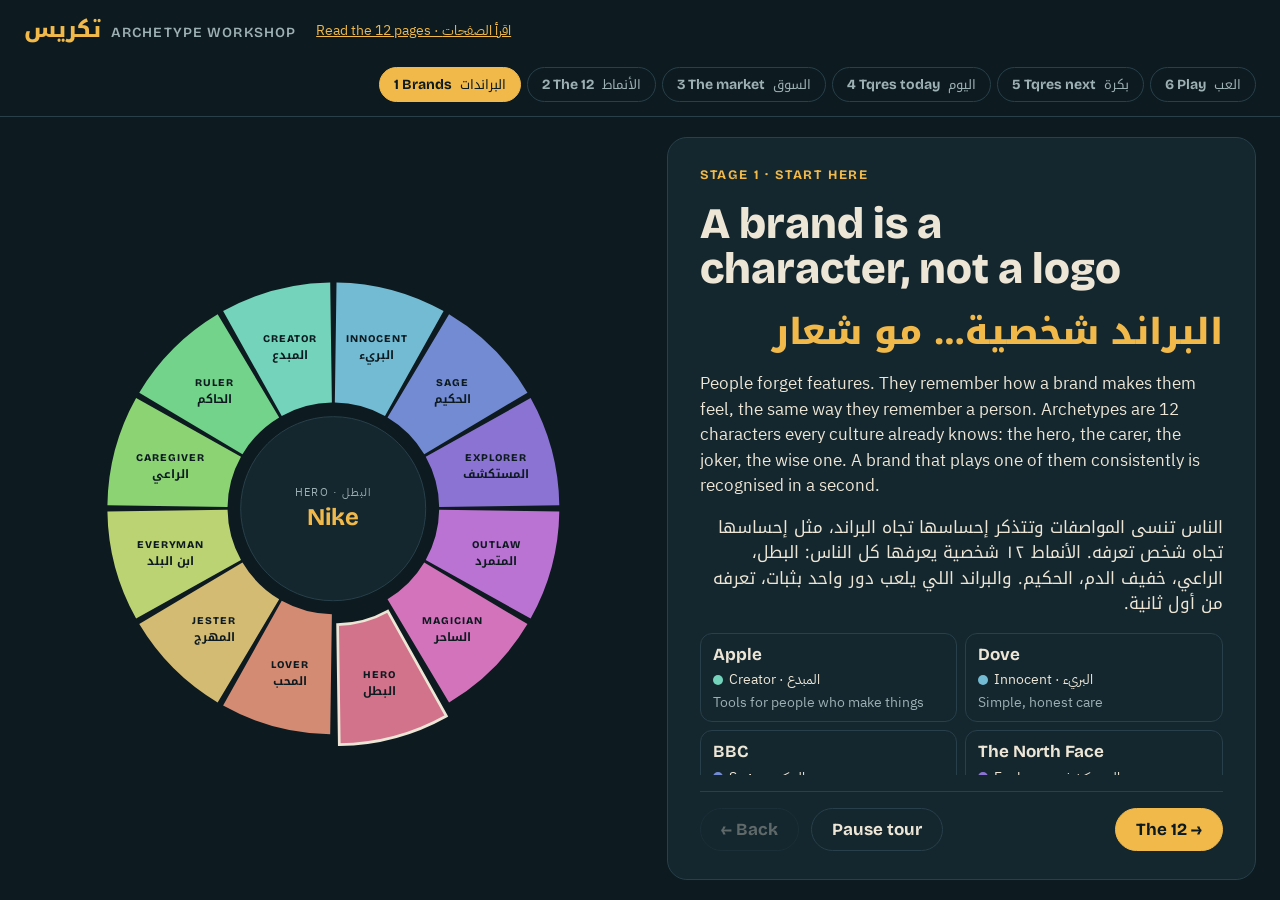
<file: index.html>
<!DOCTYPE html>
<html lang="en">
<head>
<meta charset="utf-8">
<meta name="viewport" content="width=device-width, initial-scale=1">
<title>Tqres Archetype Wheel</title>
<link rel="stylesheet" href="https://fonts.googleapis.com/css2?family=Bricolage+Grotesque:wght@400..800&family=IBM+Plex+Sans+Arabic:wght@400;500;600&family=Noto+Kufi+Arabic:wght@400..800&display=swap">
<style>
:root{
  /* layout: one persistent wheel on the left, a story panel on the right, five stages */
  --ink:#0D1A20; --panel:#14262E; --line:#27404A; --text:#EDE6D6; --muted:#9DB0B3; --gold:#F0B94A;
  --display:'Bricolage Grotesque','Trebuchet MS',sans-serif;
  --body:'IBM Plex Sans Arabic',Tahoma,sans-serif;
  --kufi:'Noto Kufi Arabic',Tahoma,sans-serif;
  color-scheme:dark;
}
*{box-sizing:border-box}
html,body{height:100%;margin:0}
body{background:var(--ink);color:var(--text);font-family:var(--body);font-size:17px;line-height:1.5;display:flex;flex-direction:column}
button{font:inherit;color:inherit;cursor:pointer}
button:focus-visible{outline:3px solid var(--gold);outline-offset:2px}
header{display:flex;align-items:center;gap:20px;padding:14px 24px;border-bottom:1px solid var(--line);flex-wrap:wrap}
.brand{font-family:var(--kufi);font-weight:800;font-size:22px;color:var(--gold);display:flex;gap:10px;align-items:baseline}
.brand span{font-family:var(--display);font-size:14px;font-weight:600;color:var(--muted);letter-spacing:.08em;text-transform:uppercase}
nav{display:flex;gap:6px;flex-wrap:wrap;margin-inline-start:auto}
nav button{background:none;border:1px solid var(--line);border-radius:999px;padding:6px 14px;font-size:14px;color:var(--muted);display:flex;gap:8px;align-items:center}
nav button b{font-family:var(--display);font-weight:700}
nav button i{font-style:normal;font-family:var(--kufi);font-size:13px}
nav button[aria-current="true"]{background:var(--gold);border-color:var(--gold);color:var(--ink)}
main{flex:1;min-height:0;display:grid;grid-template-columns:minmax(0,1.05fr) minmax(0,1fr);gap:24px;padding:20px 24px}
.stagebox{display:flex;align-items:center;justify-content:center;min-height:0}
.wheel{position:relative;width:min(100%,calc(100vh - 170px));aspect-ratio:1}
.wheel svg{width:100%;height:100%;display:block;overflow:visible}
.seg{transition:opacity .5s,transform .5s cubic-bezier(.3,1.4,.5,1)}
.seg path{stroke:transparent;stroke-width:3;transition:stroke .3s}
.seg text{fill:#0D1A20;text-anchor:middle;pointer-events:none}
.seg .en{font-family:var(--display);font-weight:800;font-size:11.5px;letter-spacing:.09em}
.seg .ar{font-family:var(--kufi);font-weight:700;font-size:13px}
.seg.dim{opacity:.16}
.seg.half{opacity:.5}
.seg.sel{transform:translate(var(--dx),var(--dy))}
.seg.sel path{stroke:var(--text)}
.s0 .seg,.s1 .seg{cursor:pointer}
.dot{fill:var(--text);opacity:0;transition:opacity .4s}
.s2 .dot{opacity:1}
#mk{opacity:0;transition:transform 1s cubic-bezier(.5,0,.2,1),opacity .5s}
.s3 #mk,.s4 #mk{opacity:1}
#mk text{font-family:var(--kufi);font-weight:800;font-size:15px;fill:var(--gold);text-anchor:middle}
#mk .ring{fill:none;stroke:var(--gold);stroke-width:2;animation:pulse 1.8s ease-out infinite;transform-origin:center;transform-box:fill-box}
@keyframes pulse{from{transform:scale(.5);opacity:1}to{transform:scale(1.6);opacity:0}}
#hub{position:absolute;left:50%;top:50%;transform:translate(-50%,-50%);width:30%;aspect-ratio:1;border-radius:50%;background:var(--panel);border:1px solid var(--line);display:flex;flex-direction:column;align-items:center;justify-content:center;text-align:center;padding:8px;gap:2px}
#hub small{font-size:11px;letter-spacing:.1em;text-transform:uppercase;color:var(--muted)}
#hub b{font-family:var(--display);font-size:clamp(13px,1.5vw,19px);line-height:1.15}
#hub i{font-style:normal;font-family:var(--kufi);font-weight:700;font-size:clamp(13px,1.5vw,19px);color:var(--gold)}
#hub .word{font-family:var(--kufi);font-weight:800;font-size:clamp(22px,3vw,40px);color:var(--gold);line-height:1.2}
.panel{background:var(--panel);border:1px solid var(--line);border-radius:20px;padding:28px 32px;display:flex;flex-direction:column;min-height:0}
#story{flex:1;overflow-y:auto;display:flex;flex-direction:column;gap:16px;animation:in .45s ease-out}
@keyframes in{from{opacity:.2;transform:translateY(10px)}}
.eyebrow{font-family:var(--display);font-size:13px;font-weight:700;letter-spacing:.14em;text-transform:uppercase;color:var(--gold)}
h1{font-family:var(--display);font-weight:800;font-size:clamp(28px,3.4vw,46px);line-height:1.05;margin:0;text-wrap:balance}
.arh{font-family:var(--kufi);font-weight:800;font-size:clamp(24px,2.8vw,38px);line-height:1.3;margin:0;direction:rtl;text-align:right;color:var(--gold)}
p{margin:0;max-width:62ch}
.rtl{direction:rtl;text-align:right;font-family:var(--kufi)}
.muted{color:var(--muted)}
.chip{display:inline-flex;gap:10px;align-items:center;border-radius:999px;padding:5px 16px;font-weight:600;color:var(--ink);align-self:flex-start}
.chip i{font-style:normal;font-family:var(--kufi)}
.say{border-inline-start:4px solid var(--gold);padding:10px 16px;background:rgba(240,185,74,.08);border-radius:0 12px 12px 0}
.say .rtl{font-size:21px;font-weight:700}
.pair{display:grid;grid-template-columns:1fr 1fr;gap:14px}
.box{border:1px solid var(--line);border-radius:14px;padding:14px 16px;display:flex;flex-direction:column;gap:6px}
.box.hot{border-color:var(--gold)}
.box h3{margin:0;font-family:var(--display);font-size:16px}
ul{margin:0;padding-inline-start:20px;display:flex;flex-direction:column;gap:6px}
.grp{display:grid;grid-template-columns:140px 1fr;gap:6px 14px;align-items:baseline}
.grp b{font-family:var(--display)}
.tags{display:flex;flex-wrap:wrap;gap:6px}
.tags span{border:1px solid var(--line);border-radius:999px;padding:2px 12px;font-size:15px}
.opts{display:grid;grid-template-columns:1fr 1fr;gap:10px}
.opts button{background:none;border:1px solid var(--line);border-radius:14px;padding:12px;display:flex;flex-direction:column;align-items:center;gap:2px}
.opts button b{font-family:var(--display)}
.opts button i{font-style:normal;font-family:var(--kufi);color:var(--muted)}
.opts button:hover:not(:disabled){border-color:var(--gold)}
.opts .ok{background:#2E6B4F;border-color:#7FD1A6}
.opts .no{background:#6B2E2E;border-color:#E39A9A}
.exs{display:grid;grid-template-columns:1fr 1fr;gap:8px}
.ex{background:none;border:1px solid var(--line);border-radius:12px;padding:8px 12px;text-align:start;display:flex;flex-direction:column;gap:2px}
.ex.on{border-color:var(--gold);background:rgba(240,185,74,.1)}
.ex b{font-family:var(--display);font-size:17px}
.ex span{font-size:14px;display:flex;gap:6px;align-items:center;flex-wrap:wrap}
.ex span::before{content:"";width:10px;height:10px;border-radius:50%;background:var(--c);flex:none}
.ex em{font-style:normal;font-size:14px;color:var(--muted)}
.foot{display:flex;gap:12px;align-items:center;padding-top:16px;border-top:1px solid var(--line);margin-top:16px}
.foot button{border:1px solid var(--line);background:none;border-radius:999px;padding:8px 20px;font-family:var(--display);font-weight:700}
.foot .go{background:var(--gold);border-color:var(--gold);color:var(--ink);margin-inline-start:auto}
.foot button:disabled{opacity:.35;cursor:default}
@media (max-width:860px){
  html,body{height:auto}
  main{grid-template-columns:1fr;padding:16px}
  .wheel{width:min(100%,520px)}
  .pair,.opts,.exs{grid-template-columns:1fr}
  .grp{grid-template-columns:1fr}
  nav button i{display:none}
}
@media (prefers-reduced-motion:reduce){*{animation:none!important;transition:none!important}}
</style>
</head>
<body>
<header>
  <div class="brand">تكريس <span>Archetype workshop</span></div>
  <a href="archetypes/index.html" style="color:var(--gold);font-size:14px">Read the 12 pages · اقرأ الصفحات</a>
  <nav id="nav" aria-label="Stages"></nav>
</header>
<main>
  <div class="stagebox">
    <div class="wheel" id="wheel">
      <svg id="svg" viewBox="-345 -345 690 690" role="img" aria-label="Wheel of the 12 brand archetypes"></svg>
      <div id="hub"></div>
    </div>
  </div>
  <section class="panel">
    <div id="story"></div>
    <div class="foot">
      <button id="prev">← Back</button>
      <button id="play" hidden>Pause tour</button>
      <button id="next" class="go">Next →</button>
    </div>
  </section>
</main>
<script>
const A=[
{en:'Innocent',ar:'البريء',d:'Safety',da:'الأمان',t:'Keeps things simple, honest and optimistic. Promises that everything will be fine.',ta:'يبسّط الأمور ويعد بالصدق والطمأنينة.',s:'بيتك جاهز… وبدون مفاجآت',g:'Your home is ready, with no surprises.',re:'Nobody in our market set leads here.'},
{en:'Sage',ar:'الحكيم',d:'Knowledge',da:'المعرفة',t:'Helps people understand through facts, data and expertise.',ta:'يساعد الناس على الفهم بالأرقام والخبرة.',s:'قبل لا تشتري، افهم السوق بالأرقام',g:'Before you buy, understand the market in numbers.',re:'Aqar, Bayut SA, Wasalt, Rakez and Merbab all lead with data and verification.'},
{en:'Explorer',ar:'المستكشف',d:'Freedom',da:'الحرية',t:'Pushes past the familiar to find something new.',ta:'يخرج عن المألوف ليكتشف الجديد.',s:'اطلع من المألوف… حي جديد وحياة جديدة',g:'Leave the familiar: a new district, a new life.',re:'Open territory. New districts and destinations could claim it.'},
{en:'Outlaw',ar:'المتمرد',d:'Liberation',da:'التحرر',t:'Breaks the rules that no longer serve people.',ta:'يكسر القواعد التي لم تعد تخدم الناس.',s:'السوق له قواعد. إحنا كسرناها',g:'The market has rules. We broke them.',re:'Nobody. A regulated market makes this a hard seat to hold.'},
{en:'Magician',ar:'الساحر',d:'Transformation',da:'التحوّل',t:'Makes the complicated feel effortless.',ta:'يحوّل المعقّد إلى سهل، كأنه سحر.',s:'بضغطة زر، بيتك صار قريب',g:'One tap, and your home is closer.',re:'Raghdan, with AI tools that turn a listing into a video.'},
{en:'Hero',ar:'البطل',d:'Mastery',da:'الإتقان',t:'Proves its worth through courage and hard-won achievement.',ta:'يثبت نفسه بالشجاعة والإنجاز.',s:'أول بيت لك… نوصلك له',g:'Your first home: we will get you there.',re:'Open, but risky for a marketer who does not control financing.'},
{en:'Lover',ar:'المحب',d:'Intimacy',da:'القرب',t:'Sells beauty, desire and the feeling of being special.',ta:'يبيع الجمال والرغبة والإحساس بالتميّز.',s:'مكان يشبه ذوقك ويليق فيك',g:'A place that matches your taste and suits you.',re:'The second voice of Dar Al Arkan’s designer-branded residences.'},
{en:'Jester',ar:'المهرج',d:'Pleasure',da:'المتعة',t:'Brings joy and lives in the moment.',ta:'يصنع البهجة ويعيش اللحظة.',s:'حيّاكم في اللايف… الليلة فيها مفاجآت!',g:'Welcome to the live: surprises tonight!',re:'Influencer-broadcasters, and our own TikTok lives.'},
{en:'Everyman',ar:'ابن البلد',d:'Belonging',da:'الانتماء',t:'Down to earth, one of us, for everyone.',ta:'بسيط وقريب، واحد منّا وللجميع.',s:'مثلك مثلنا، ندوّر على بيت يناسب الراتب',g:'We are like you, looking for a home that fits the salary.',re:'Where Tqres naturally speaks today.'},
{en:'Caregiver',ar:'الراعي',d:'Service',da:'الخدمة',t:'Protects people and looks after them.',ta:'يحمي الناس ويهتم بهم.',s:'خلنا نحسبها معك قبل لا تقرر',g:'Let us work out the numbers with you before you decide.',re:'ROSHN and NHC / Sakani, both at national scale and from a distance.'},
{en:'Ruler',ar:'الحاكم',d:'Control',da:'التحكّم',t:'Leads with authority, status and order.',ta:'يقود بالهيبة والمكانة والنظام.',s:'عنوان لا يسكنه إلا القلة',g:'An address only a few will ever live at.',re:'Dar Al Arkan, Shaml and Alef.'},
{en:'Creator',ar:'المبدع',d:'Innovation',da:'الابتكار',t:'Builds things of lasting value.',ta:'يبني ما يبقى وله قيمة.',s:'نبني أحياء تبقى لأجيال',g:'We build neighbourhoods that last for generations.',re:'Retal, the self-described urban developer.'}
];
const Q=[['Seek meaning','البحث عن المعنى'],['Leave a mark','ترك الأثر'],['Connect with people','القرب من الناس'],['Give structure','بناء النظام']];
const B={1:['Rakez','Bayut SA','Aqar','Wasalt','Merbab'],10:['Dar Al Arkan','Shaml','Alef'],9:['ROSHN','NHC / Sakani'],11:['Retal'],4:['Raghdan'],7:['Influencer-broadcasters']};
const STAGES=[['brands','Brands','البراندات'],['the-12','The 12','الأنماط'],['market','The market','السوق'],['today','Tqres today','اليوم'],['next','Tqres next','بكرة'],['play','Play','العب']];
const NS='http://www.w3.org/2000/svg',svg=document.getElementById('svg'),hub=document.getElementById('hub'),story=document.getElementById('story'),wheel=document.getElementById('wheel');
const reduce=matchMedia('(prefers-reduced-motion:reduce)').matches;
let stage=0,cur=9,timer=null,touring=!reduce,game=null;
const col=i=>`hsl(${(195+i*30)%360} 52% 64%)`;
const pt=(r,a)=>[r*Math.cos(a*Math.PI/180),r*Math.sin(a*Math.PI/180)];
function el(n,at,txt){const e=document.createElementNS(NS,n);for(const k in at)e.setAttribute(k,at[k]);if(txt)e.textContent=txt;return e}
const segs=A.map((a,i)=>{
  const a1=-90+i*30+.8,a2=a1+28.4,m=-75+i*30,R1=118,R2=252;
  const [x1,y1]=pt(R2,a1),[x2,y2]=pt(R2,a2),[x3,y3]=pt(R1,a2),[x4,y4]=pt(R1,a1),[cx,cy]=pt(188,m),[dx,dy]=pt(12,m);
  const g=el('g',{class:'seg',tabindex:0,role:'button','aria-label':a.en+' '+a.ar});
  g.style.setProperty('--dx',dx+'px');g.style.setProperty('--dy',dy+'px');
  g.append(el('path',{d:`M${x1} ${y1}A${R2} ${R2} 0 0 1 ${x2} ${y2}L${x3} ${y3}A${R1} ${R1} 0 0 0 ${x4} ${y4}Z`,fill:col(i)}),
    el('text',{class:'en',x:cx,y:cy-4},a.en.toUpperCase()),el('text',{class:'ar',x:cx,y:cy+15},a.ar));
  const pick=()=>{if(stage===1){touring=false;select(i)}else if(stage===0){touring=false;glob(i);sync()}};
  g.addEventListener('click',pick);g.addEventListener('keydown',e=>{if(e.key==='Enter'||e.key===' '){e.preventDefault();pick()}});
  svg.append(g);
  (B[i]||[]).forEach((n,k)=>{const [px,py]=pt(268+k*17,m);const c=el('circle',{class:'dot',cx:px,cy:py,r:6});c.style.transitionDelay=(k*120)+'ms';c.append(el('title',{},n));svg.append(c)});
  return g;
});
const mk=el('g',{id:'mk'});mk.append(el('circle',{class:'ring',r:16}),el('circle',{r:8,fill:'#F0B94A'}),el('text',{y:-22},'تكريس'));svg.append(mk);
function mark(a){const [x,y]=pt(292,a);mk.style.transform=`translate(${x}px,${y}px)`}
mark(150);
function light(on,half,sel){segs.forEach((g,i)=>{g.classList.toggle('dim',!on.includes(i)&&!(half||[]).includes(i));g.classList.toggle('half',(half||[]).includes(i));g.classList.toggle('sel',i===sel)})}
const all=A.map((_,i)=>i);
function chip(i){const a=A[i];return `<span class="chip" style="background:${col(i)}">${a.en}<i>${a.ar}</i></span>`}
function select(i){
  cur=i;const a=A[i],q=Q[Math.floor(i/3)];
  light(all,null,i);
  hub.innerHTML=`<small>Core drive</small><b>${q[0]}</b><i>${q[1]}</i>`;
  story.innerHTML=`<p class="eyebrow">Stage 2 · The 12 archetypes · tap any segment</p>
  <h1>${a.en}</h1><p class="arh">${a.ar}</p>
  <span class="chip" style="background:${col(i)}">Wants: ${a.d}<i>${a.da}</i></span>
  <p>${a.t}</p><p class="rtl">${a.ta}</p>
  <div class="say"><p class="muted" style="font-size:14px">Sounds like</p><p class="rtl">«${a.s}»</p><p class="muted">${a.g}</p></div>
  <p><b>In Saudi real estate:</b> ${a.re}</p>
  <p class="muted" style="font-size:15px">Every brand is a character. A strong one plays one lead role and one supporting role, never all twelve.</p>`;
  restart();sync();
}
function restart(){story.style.animation='none';void story.offsetWidth;story.style.animation=''}
function tour(){clearInterval(timer);if(touring&&stage===1)timer=setInterval(()=>select((cur+1)%12),4200);else if(touring&&stage===0)timer=setInterval(()=>glob((gi+1)%12),2400)}
function sync(){const p=document.getElementById('play');p.hidden=stage>1||reduce;p.textContent=touring?'Pause tour':'Play tour';tour()}
const G=[['Dove','Simple, honest care'],['BBC','Informs and explains'],['The North Face','Gear for going further'],['Harley-Davidson','Freedom from the rules'],['Disney','Makes wonder feel real'],['Nike','Push past your limits'],['Godiva','Pure indulgence'],['Old Spice','Sells with humour'],['IKEA','Good design for everyone'],['UNICEF','Protects children'],['Hugo Boss','Status and control'],['Apple','Tools for people who make things']];
let gi=5;
function glob(i){gi=i;light(all,null,i);
  hub.innerHTML=`<small>${A[i].en} · ${A[i].ar}</small><b style="font-size:clamp(15px,1.9vw,24px);color:var(--gold)">${G[i][0]}</b>`;
  story.querySelectorAll('.ex').forEach(e=>e.classList.toggle('on',+e.dataset.i===i))}
function intro(){
  const order=[11,0,1,2,3,4,5,6,7,8,9,10];
  story.innerHTML=`<p class="eyebrow">Stage 1 · Start here</p>
  <h1>A brand is a character, not a logo</h1><p class="arh">البراند شخصية… مو شعار</p>
  <p>People forget features. They remember how a brand makes them feel, the same way they remember a person. Archetypes are 12 characters every culture already knows: the hero, the carer, the joker, the wise one. A brand that plays one of them consistently is recognised in a second.</p>
  <p class="rtl">الناس تنسى المواصفات وتتذكر إحساسها تجاه البراند، مثل إحساسها تجاه شخص تعرفه. الأنماط ١٢ شخصية يعرفها كل الناس: البطل، الراعي، خفيف الدم، الحكيم. والبراند اللي يلعب دور واحد بثبات، تعرفه من أول ثانية.</p>
  <div class="exs">${order.map(i=>`<button class="ex" data-i="${i}" style="--c:${col(i)}"><b>${G[i][0]}</b><span>${A[i].en} · ${A[i].ar}</span><em>${G[i][1]}</em></button>`).join('')}</div>
  <p class="muted" style="font-size:15px">Closer to home, as a first read: AlBaik feels like an Everyman, Almarai like a Caregiver. Next, the 12 in detail, then our own market.</p>`;
  story.querySelectorAll('.ex').forEach(e=>e.onclick=()=>{touring=false;glob(+e.dataset.i);sync()});
  glob(gi);restart();
}
function market(){
  light(Object.keys(B).map(Number),null,-1);
  hub.innerHTML=`<small>Market read</small><b>13 brands</b><i>٦ مقاعد فقط</i>`;
  const rows=[1,10,9,11,4,7].map(i=>`<div>${chip(i)}</div><div class="tags">${B[i].map(n=>`<span>${n}</span>`).join('')}</div>`).join('');
  story.innerHTML=`<p class="eyebrow">Stage 3 · The Saudi market</p>
  <h1>Thirteen brands crowd into six seats</h1><p class="arh">الكل يتكلم بلغة الثقة والأرقام</p>
  <p>Each dot on the wheel is a brand. Marketing firms and platforms pile into <b>Sage</b> and <b>Ruler</b>: data, licences, verification, “trust”. Rakez sells professional, transparent marketing. Bayut SA sells verified listings and market guides. <b>Caregiver</b> belongs to two national giants. Half the wheel is empty.</p>
  <div class="grp">${rows}</div>
  <div class="say"><p><b>The gap:</b> no marketing company is both close to the buyer and caring. Individual influencers are close, but they are people, not companies.</p></div>
  <p class="muted" style="font-size:15px">This is a facilitator’s read of each brand’s lead archetype. Challenge it with evidence in the room.</p>`;
}
function today(){
  light([7,8],null,-1);mark(150);
  hub.innerHTML=`<small>Today</small><span class="word">تكريس</span><b>Everyman + Jester</b>`;
  story.innerHTML=`<p class="eyebrow">Stage 4 · Tqres today</p>
  <h1>One of us, and fun to watch</h1><p class="arh">ابن البلد + المهرج</p>
  <div class="pair">
   <div class="box">${chip(8)}<ul><li>Arabic only, plain Najdi voice</li><li>Free <span class="rtl">الحسبة العقارية</span> for SAR 4–5k salaries</li><li>The customer-journey ad</li></ul></div>
   <div class="box">${chip(7)}<ul><li>5 TikTok lives a week</li><li>Influencers such as <span class="rtl">أبو سهم</span></li><li>Baloot campaign in Q1 2027</li></ul></div>
  </div>
  <p>This mix is why leads are growing. It is also the risk.</p>
  <div class="say"><p><b>The risk:</b> people enjoy a Jester, but they do not hand a SAR 500k decision to entertainment. If the show is bigger than the promise, the influencer owns the audience and Tqres pays for every lead again.</p></div>
  <p class="rtl muted">الناس تتابع اللايف… لكن تشتري ممّن تثق أنه واقف معها.</p>`;
}
function next(){
  light([8,9],[7],-1);mark(180);
  hub.innerHTML=`<small>Next</small><span class="word">تكريس</span><b>Caregiver + Everyman</b>`;
  story.innerHTML=`<p class="eyebrow">Stage 5 · Tqres next · recommendation</p>
  <h1>The devoted ally</h1><p class="arh">الراعي + ابن البلد</p>
  <p>Watch the marker move one seat up the wheel. <span class="rtl">تكريس</span> means devotion, so the name already makes a Caregiver promise. We keep it for developers and have never made it to buyers.</p>
  <div class="pair">
   <div class="box"><h3>To developers</h3><p class="rtl" style="font-size:20px;font-weight:700">نتكرّس لمشروعك</p><p class="muted">Devoted to your project. Already true.</p></div>
   <div class="box hot"><h3>To buyers</h3><p class="rtl" style="font-size:20px;font-weight:700;color:var(--gold)">نتكرّس لقرارك</p><p class="muted">Devoted to your decision. Missing today.</p></div>
  </div>
  <div class="say"><p class="rtl">«مكرّسين لك لين تستلم مفتاحك»</p><p class="muted">Devoted to you until you hold your key. A working line for the creative team to beat.</p></div>
  <p><b>The Jester stays, as the door.</b> Lives, Baloot and influencers bring people in. Each one ends with an act of care: the calculation, a named advisor, a site visit.</p>`;
}
function shuffle(a){a=a.slice();for(let i=a.length-1;i>0;i--){const j=Math.floor(Math.random()*(i+1));[a[i],a[j]]=[a[j],a[i]]}return a}
function play(){
  if(!game||game.i>=game.order.length)game={order:shuffle(all).slice(0,6),i:0,score:0};
  round();
}
function round(){
  const g=game;light(all,null,-1);
  hub.innerHTML=`<small>Score</small><span class="word">${g.score}/${g.order.length}</span>`;
  if(g.i>=g.order.length){
    story.innerHTML=`<p class="eyebrow">Stage 6 · Results</p><h1>${g.score} out of ${g.order.length}</h1><p class="arh">${g.score>=5?'أذن موسيقية للعلامات':'جولة ثانية؟'}</p>
    <p>Now do it with real work: take the last 20 Tqres posts and tag each one with the archetype it sounds like. The posts that sound like no archetype go first.</p>
    <div><button class="chip" id="again" style="background:var(--gold);border:none">Play again</button></div>`;
    document.getElementById('again').onclick=()=>{game=null;play()};restart();return;
  }
  const ans=g.order[g.i],opts=shuffle([ans,...shuffle(all.filter(x=>x!==ans)).slice(0,3)]);
  story.innerHTML=`<p class="eyebrow">Stage 6 · Guess the archetype · ${g.i+1} of ${g.order.length}</p>
  <h1>Which archetype is speaking?</h1>
  <div class="say"><p class="rtl" style="font-size:26px">«${A[ans].s}»</p><p class="muted">${A[ans].g}</p></div>
  <div class="opts">${opts.map(o=>`<button data-o="${o}"><b>${A[o].en}</b><i>${A[o].ar}</i></button>`).join('')}</div>
  <p id="fb" class="muted">Pick one. The wheel will show the answer.</p>`;
  story.querySelectorAll('.opts button').forEach(b=>b.onclick=()=>{
    const o=+b.dataset.o,ok=o===ans;if(ok)g.score++;
    story.querySelectorAll('.opts button').forEach(x=>{x.disabled=true;if(+x.dataset.o===ans)x.classList.add('ok')});
    if(!ok)b.classList.add('no');
    light([ans],null,ans);
    hub.innerHTML=`<small>Score</small><span class="word">${g.score}/${g.order.length}</span>`;
    const fb=document.getElementById('fb');fb.className='';
    fb.innerHTML=`<b>${ok?'Correct.':'It was '+A[ans].en+'.'}</b> ${A[ans].en} wants ${A[ans].d.toLowerCase()}: ${A[ans].t} <button class="chip" id="nx" style="background:var(--gold);border:none;margin-inline-start:8px">${g.i+1<g.order.length?'Next line':'See score'}</button>`;
    document.getElementById('nx').onclick=()=>{g.i++;round()};
  });
  restart();
}
const nav=document.getElementById('nav');
STAGES.forEach((s,i)=>{const b=document.createElement('button');b.innerHTML=`<b>${i+1} ${s[1]}</b><i>${s[2]}</i>`;b.onclick=()=>go(i);nav.append(b)});
function go(i,fromHash){
  stage=Math.max(0,Math.min(STAGES.length-1,i));
  wheel.className='wheel s'+stage;
  [...nav.children].forEach((b,k)=>b.setAttribute('aria-current',k===stage));
  document.getElementById('prev').disabled=stage===0;
  const n=document.getElementById('next');n.disabled=stage===STAGES.length-1;
  n.textContent=stage<STAGES.length-1?STAGES[stage+1][1]+' →':'Done';
  [intro,()=>select(cur),market,today,next,play][stage]();
  if(stage)restart();sync();
  if(!fromHash){try{history.replaceState(null,'','#'+STAGES[stage][0])}catch(e){}}
}
document.getElementById('prev').onclick=()=>go(stage-1);
document.getElementById('next').onclick=()=>go(stage+1);
document.getElementById('play').onclick=()=>{touring=!touring;sync()};
addEventListener('keydown',e=>{if(e.target.closest('.seg,.opts'))return;if(e.key==='ArrowRight')go(stage+1);if(e.key==='ArrowLeft')go(stage-1)});
function fromHash(){const k=STAGES.findIndex(s=>'#'+s[0]===location.hash);go(k<0?0:k,true)}
addEventListener('hashchange',fromHash);
fromHash();
</script>
</body>
</html>
</file>
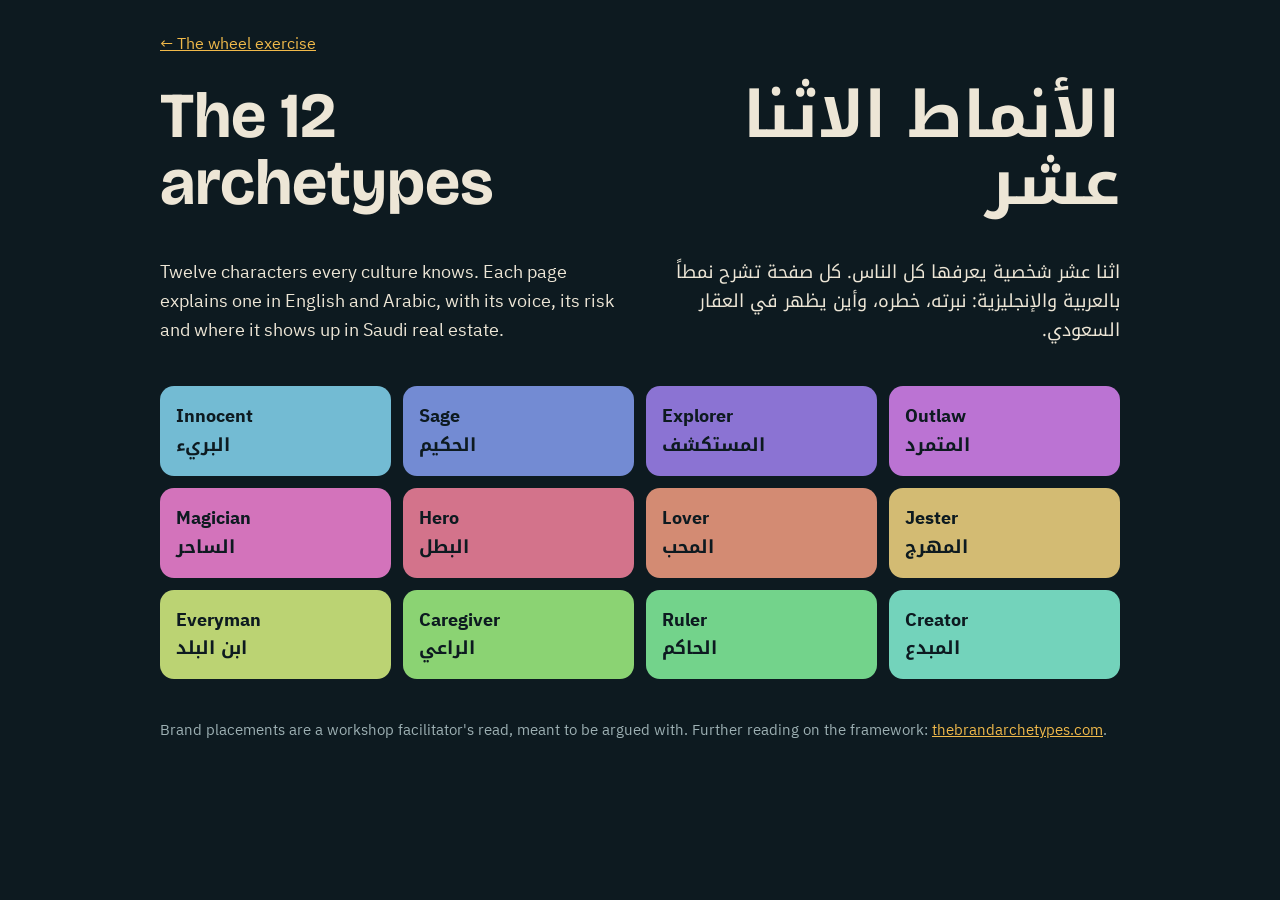
<file: archetypes/index.html>
<!DOCTYPE html>
<html lang="en"><head><meta charset="utf-8"><meta name="viewport" content="width=device-width, initial-scale=1"><title>The 12 Archetypes · الأنماط الاثنا عشر</title><link rel="stylesheet" href="https://fonts.googleapis.com/css2?family=Bricolage+Grotesque:wght@400..800&family=IBM+Plex+Sans+Arabic:wght@400;600&family=Noto+Kufi+Arabic:wght@400..800&display=swap"><link rel="stylesheet" href="site.css"></head><body><main><div class="nav"><a href="../index.html">← The wheel exercise</a></div>
<div class="cols"><h1>The 12 archetypes</h1><div class="ar"><h1>الأنماط الاثنا عشر</h1></div></div>
<div class="cols"><p>Twelve characters every culture knows. Each page explains one in English and Arabic, with its voice, its risk and where it shows up in Saudi real estate.</p><p class="ar">اثنا عشر شخصية يعرفها كل الناس. كل صفحة تشرح نمطاً بالعربية والإنجليزية: نبرته، خطره، وأين يظهر في العقار السعودي.</p></div>
<div class="grid"><a href="innocent.html" style="background:hsl(195 52% 64%)">Innocent<span>البريء</span></a><a href="sage.html" style="background:hsl(225 52% 64%)">Sage<span>الحكيم</span></a><a href="explorer.html" style="background:hsl(255 52% 64%)">Explorer<span>المستكشف</span></a><a href="outlaw.html" style="background:hsl(285 52% 64%)">Outlaw<span>المتمرد</span></a><a href="magician.html" style="background:hsl(315 52% 64%)">Magician<span>الساحر</span></a><a href="hero.html" style="background:hsl(345 52% 64%)">Hero<span>البطل</span></a><a href="lover.html" style="background:hsl(15 52% 64%)">Lover<span>المحب</span></a><a href="jester.html" style="background:hsl(45 52% 64%)">Jester<span>المهرج</span></a><a href="everyman.html" style="background:hsl(75 52% 64%)">Everyman<span>ابن البلد</span></a><a href="caregiver.html" style="background:hsl(105 52% 64%)">Caregiver<span>الراعي</span></a><a href="ruler.html" style="background:hsl(135 52% 64%)">Ruler<span>الحاكم</span></a><a href="creator.html" style="background:hsl(165 52% 64%)">Creator<span>المبدع</span></a></div>
<p class="muted">Brand placements are a workshop facilitator's read, meant to be argued with. Further reading on the framework: <a href="https://thebrandarchetypes.com/archetypes/">thebrandarchetypes.com</a>.</p></main></body></html>
</file>
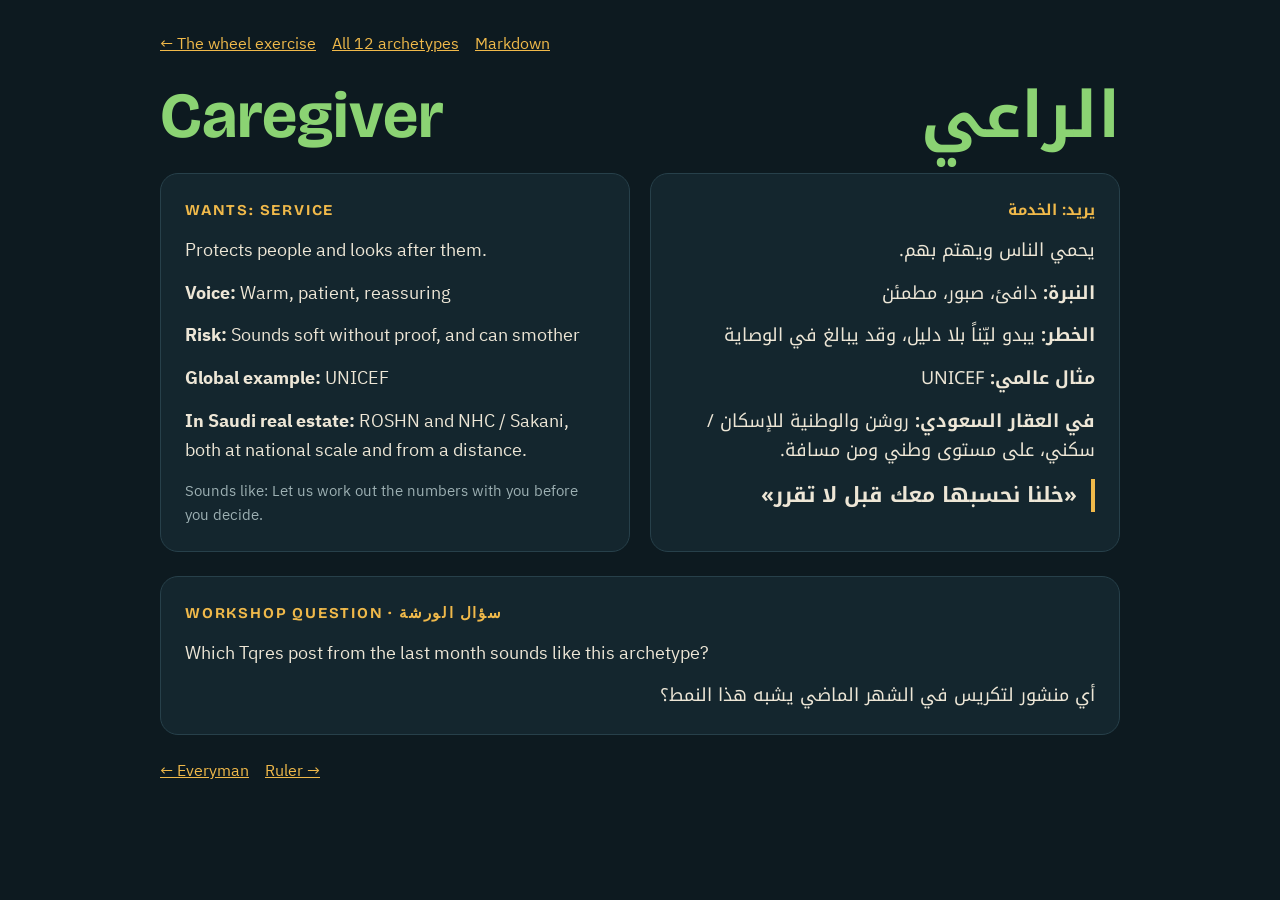
<file: archetypes/caregiver.html>
<!DOCTYPE html>
<html lang="en"><head><meta charset="utf-8"><meta name="viewport" content="width=device-width, initial-scale=1"><title>Caregiver · الراعي</title><link rel="stylesheet" href="https://fonts.googleapis.com/css2?family=Bricolage+Grotesque:wght@400..800&family=IBM+Plex+Sans+Arabic:wght@400;600&family=Noto+Kufi+Arabic:wght@400..800&display=swap"><link rel="stylesheet" href="site.css"></head><body><main><div class="nav"><a href="../index.html">← The wheel exercise</a><a href="index.html">All 12 archetypes</a><a href="caregiver.md">Markdown</a></div>
<div class="cols"><h1 style="color:hsl(105 52% 64%)">Caregiver</h1><div class="ar"><h1 style="color:hsl(105 52% 64%)">الراعي</h1></div></div>
<div class="cols">
<div class="card"><h2>Wants: Service</h2><p>Protects people and looks after them.</p><p><b>Voice:</b> Warm, patient, reassuring</p><p><b>Risk:</b> Sounds soft without proof, and can smother</p><p><b>Global example:</b> UNICEF</p><p><b>In Saudi real estate:</b> ROSHN and NHC / Sakani, both at national scale and from a distance.</p><p class="muted">Sounds like: Let us work out the numbers with you before you decide.</p></div>
<div class="card ar"><h2>يريد: الخدمة</h2><p>يحمي الناس ويهتم بهم.</p><p><b>النبرة:</b> دافئ، صبور، مطمئن</p><p><b>الخطر:</b> يبدو ليّناً بلا دليل، وقد يبالغ في الوصاية</p><p><b>مثال عالمي:</b> UNICEF</p><p><b>في العقار السعودي:</b> روشن والوطنية للإسكان / سكني، على مستوى وطني ومن مسافة.</p><p class="say">«خلنا نحسبها معك قبل لا تقرر»</p></div>
</div>
<div class="card"><h2>Workshop question · سؤال الورشة</h2><p>Which Tqres post from the last month sounds like this archetype?</p><p class="ar">أي منشور لتكريس في الشهر الماضي يشبه هذا النمط؟</p></div>
<div class="nav"><a href="everyman.html">← Everyman</a><a href="ruler.html">Ruler →</a></div></main></body></html>
</file>
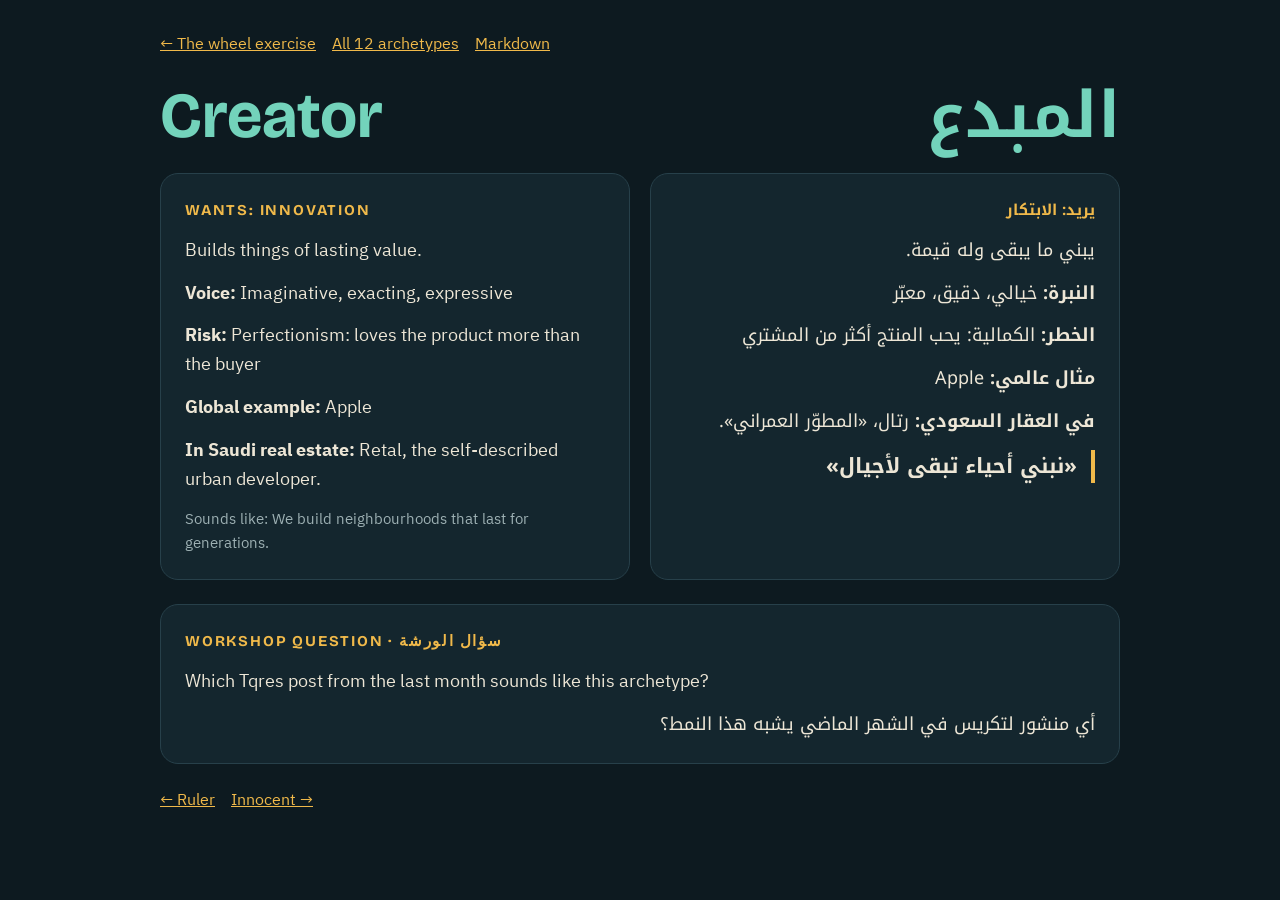
<file: archetypes/creator.html>
<!DOCTYPE html>
<html lang="en"><head><meta charset="utf-8"><meta name="viewport" content="width=device-width, initial-scale=1"><title>Creator · المبدع</title><link rel="stylesheet" href="https://fonts.googleapis.com/css2?family=Bricolage+Grotesque:wght@400..800&family=IBM+Plex+Sans+Arabic:wght@400;600&family=Noto+Kufi+Arabic:wght@400..800&display=swap"><link rel="stylesheet" href="site.css"></head><body><main><div class="nav"><a href="../index.html">← The wheel exercise</a><a href="index.html">All 12 archetypes</a><a href="creator.md">Markdown</a></div>
<div class="cols"><h1 style="color:hsl(165 52% 64%)">Creator</h1><div class="ar"><h1 style="color:hsl(165 52% 64%)">المبدع</h1></div></div>
<div class="cols">
<div class="card"><h2>Wants: Innovation</h2><p>Builds things of lasting value.</p><p><b>Voice:</b> Imaginative, exacting, expressive</p><p><b>Risk:</b> Perfectionism: loves the product more than the buyer</p><p><b>Global example:</b> Apple</p><p><b>In Saudi real estate:</b> Retal, the self-described urban developer.</p><p class="muted">Sounds like: We build neighbourhoods that last for generations.</p></div>
<div class="card ar"><h2>يريد: الابتكار</h2><p>يبني ما يبقى وله قيمة.</p><p><b>النبرة:</b> خيالي، دقيق، معبّر</p><p><b>الخطر:</b> الكمالية: يحب المنتج أكثر من المشتري</p><p><b>مثال عالمي:</b> Apple</p><p><b>في العقار السعودي:</b> رتال، «المطوّر العمراني».</p><p class="say">«نبني أحياء تبقى لأجيال»</p></div>
</div>
<div class="card"><h2>Workshop question · سؤال الورشة</h2><p>Which Tqres post from the last month sounds like this archetype?</p><p class="ar">أي منشور لتكريس في الشهر الماضي يشبه هذا النمط؟</p></div>
<div class="nav"><a href="ruler.html">← Ruler</a><a href="innocent.html">Innocent →</a></div></main></body></html>
</file>
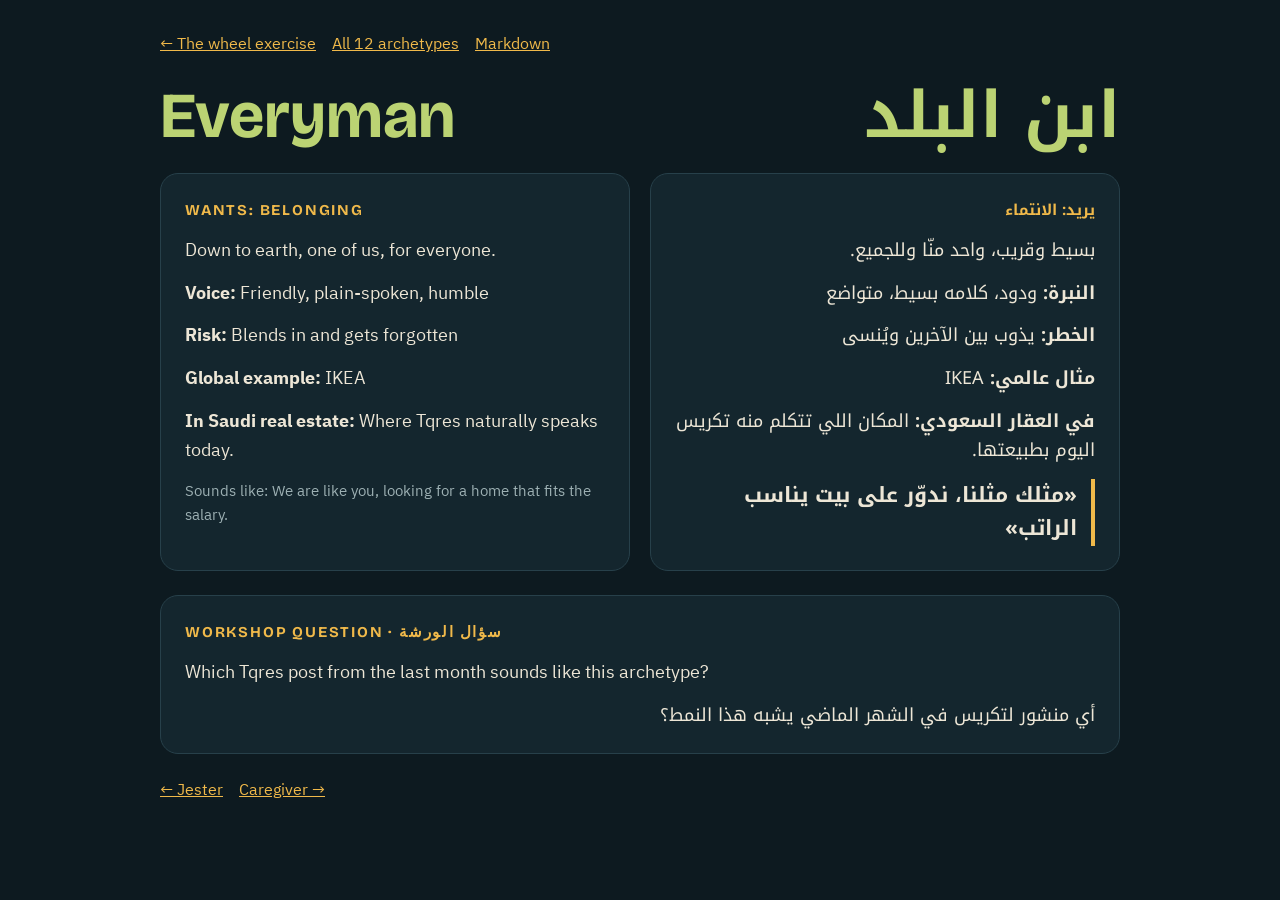
<file: archetypes/everyman.html>
<!DOCTYPE html>
<html lang="en"><head><meta charset="utf-8"><meta name="viewport" content="width=device-width, initial-scale=1"><title>Everyman · ابن البلد</title><link rel="stylesheet" href="https://fonts.googleapis.com/css2?family=Bricolage+Grotesque:wght@400..800&family=IBM+Plex+Sans+Arabic:wght@400;600&family=Noto+Kufi+Arabic:wght@400..800&display=swap"><link rel="stylesheet" href="site.css"></head><body><main><div class="nav"><a href="../index.html">← The wheel exercise</a><a href="index.html">All 12 archetypes</a><a href="everyman.md">Markdown</a></div>
<div class="cols"><h1 style="color:hsl(75 52% 64%)">Everyman</h1><div class="ar"><h1 style="color:hsl(75 52% 64%)">ابن البلد</h1></div></div>
<div class="cols">
<div class="card"><h2>Wants: Belonging</h2><p>Down to earth, one of us, for everyone.</p><p><b>Voice:</b> Friendly, plain-spoken, humble</p><p><b>Risk:</b> Blends in and gets forgotten</p><p><b>Global example:</b> IKEA</p><p><b>In Saudi real estate:</b> Where Tqres naturally speaks today.</p><p class="muted">Sounds like: We are like you, looking for a home that fits the salary.</p></div>
<div class="card ar"><h2>يريد: الانتماء</h2><p>بسيط وقريب، واحد منّا وللجميع.</p><p><b>النبرة:</b> ودود، كلامه بسيط، متواضع</p><p><b>الخطر:</b> يذوب بين الآخرين ويُنسى</p><p><b>مثال عالمي:</b> IKEA</p><p><b>في العقار السعودي:</b> المكان اللي تتكلم منه تكريس اليوم بطبيعتها.</p><p class="say">«مثلك مثلنا، ندوّر على بيت يناسب الراتب»</p></div>
</div>
<div class="card"><h2>Workshop question · سؤال الورشة</h2><p>Which Tqres post from the last month sounds like this archetype?</p><p class="ar">أي منشور لتكريس في الشهر الماضي يشبه هذا النمط؟</p></div>
<div class="nav"><a href="jester.html">← Jester</a><a href="caregiver.html">Caregiver →</a></div></main></body></html>
</file>
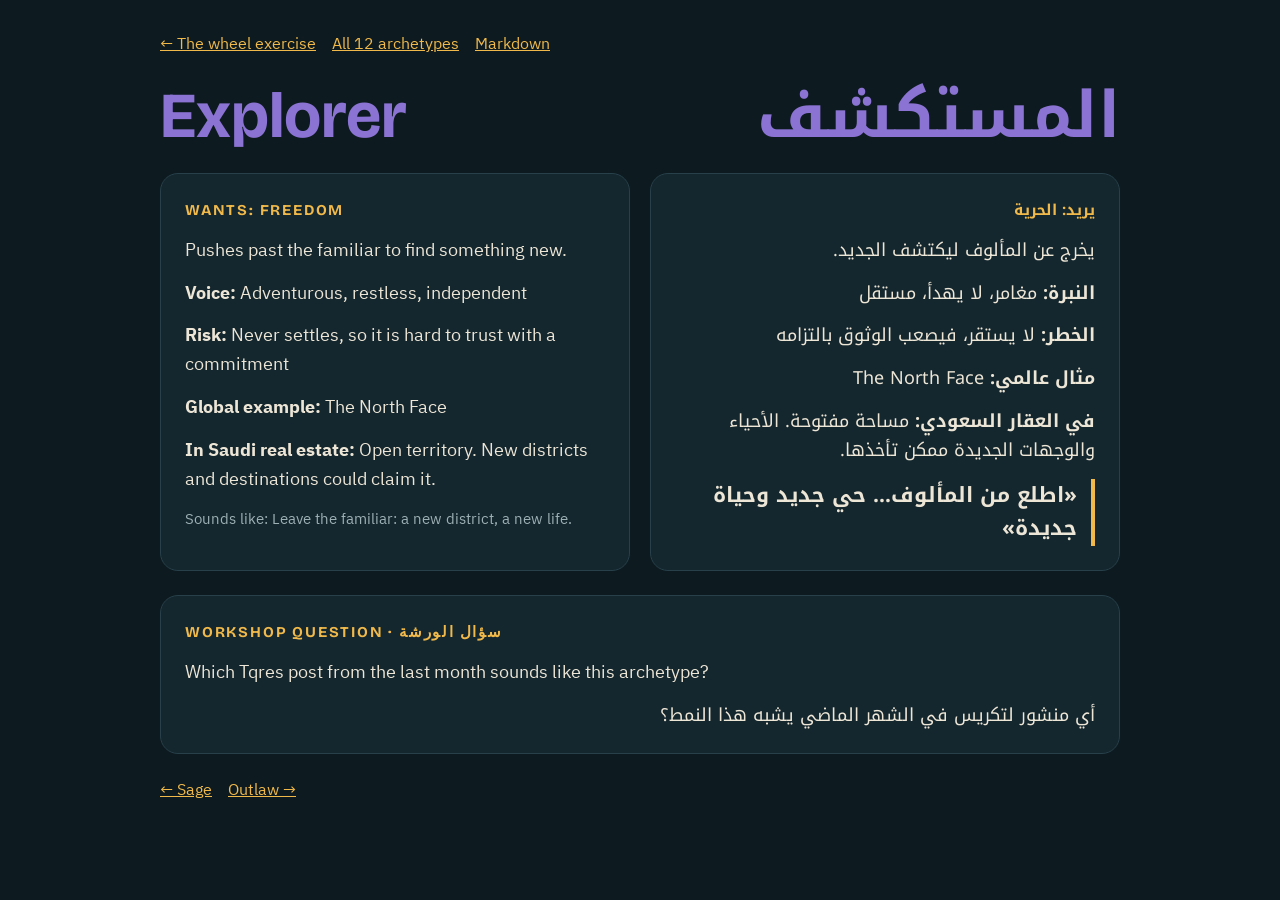
<file: archetypes/explorer.html>
<!DOCTYPE html>
<html lang="en"><head><meta charset="utf-8"><meta name="viewport" content="width=device-width, initial-scale=1"><title>Explorer · المستكشف</title><link rel="stylesheet" href="https://fonts.googleapis.com/css2?family=Bricolage+Grotesque:wght@400..800&family=IBM+Plex+Sans+Arabic:wght@400;600&family=Noto+Kufi+Arabic:wght@400..800&display=swap"><link rel="stylesheet" href="site.css"></head><body><main><div class="nav"><a href="../index.html">← The wheel exercise</a><a href="index.html">All 12 archetypes</a><a href="explorer.md">Markdown</a></div>
<div class="cols"><h1 style="color:hsl(255 52% 64%)">Explorer</h1><div class="ar"><h1 style="color:hsl(255 52% 64%)">المستكشف</h1></div></div>
<div class="cols">
<div class="card"><h2>Wants: Freedom</h2><p>Pushes past the familiar to find something new.</p><p><b>Voice:</b> Adventurous, restless, independent</p><p><b>Risk:</b> Never settles, so it is hard to trust with a commitment</p><p><b>Global example:</b> The North Face</p><p><b>In Saudi real estate:</b> Open territory. New districts and destinations could claim it.</p><p class="muted">Sounds like: Leave the familiar: a new district, a new life.</p></div>
<div class="card ar"><h2>يريد: الحرية</h2><p>يخرج عن المألوف ليكتشف الجديد.</p><p><b>النبرة:</b> مغامر، لا يهدأ، مستقل</p><p><b>الخطر:</b> لا يستقر، فيصعب الوثوق بالتزامه</p><p><b>مثال عالمي:</b> The North Face</p><p><b>في العقار السعودي:</b> مساحة مفتوحة. الأحياء والوجهات الجديدة ممكن تأخذها.</p><p class="say">«اطلع من المألوف… حي جديد وحياة جديدة»</p></div>
</div>
<div class="card"><h2>Workshop question · سؤال الورشة</h2><p>Which Tqres post from the last month sounds like this archetype?</p><p class="ar">أي منشور لتكريس في الشهر الماضي يشبه هذا النمط؟</p></div>
<div class="nav"><a href="sage.html">← Sage</a><a href="outlaw.html">Outlaw →</a></div></main></body></html>
</file>
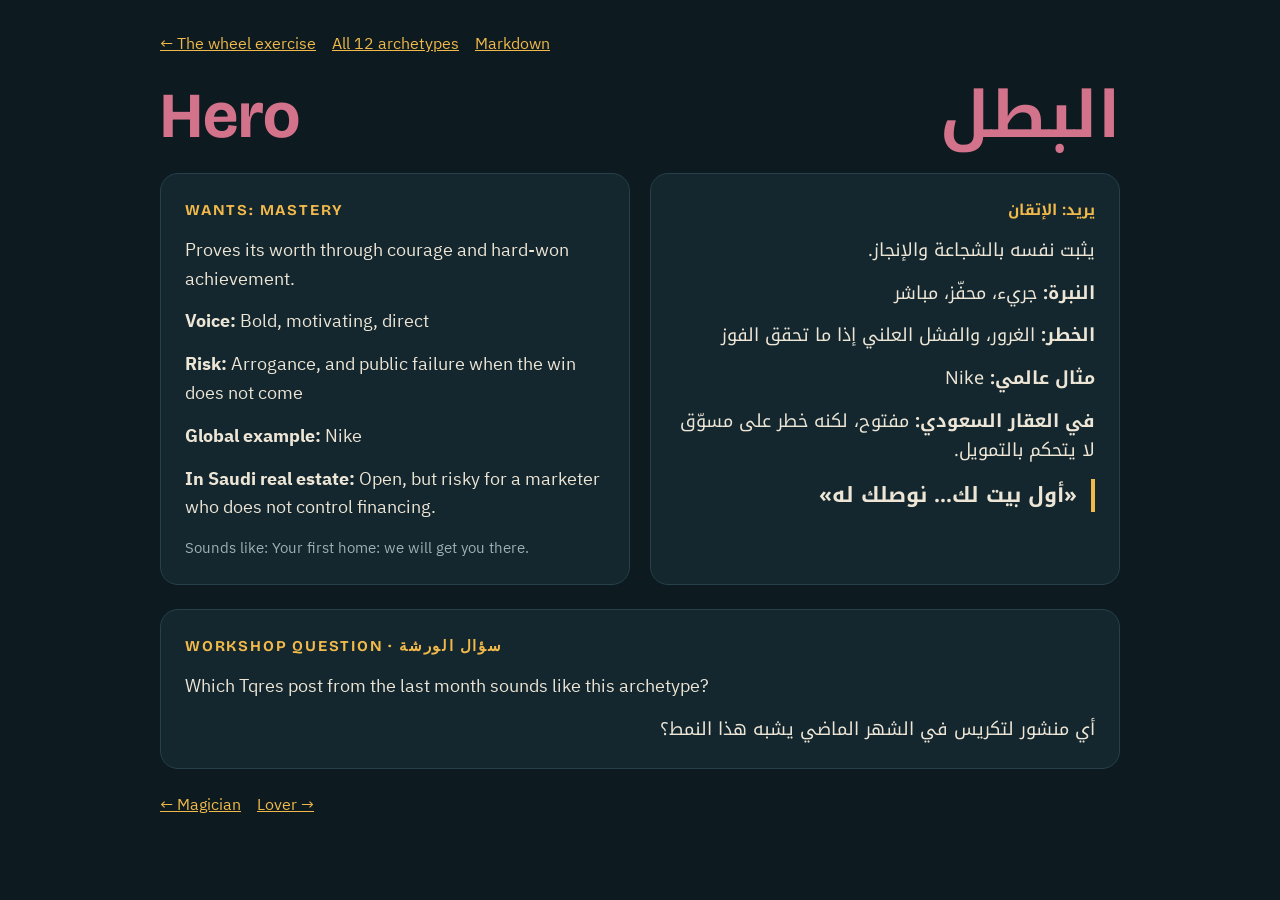
<file: archetypes/hero.html>
<!DOCTYPE html>
<html lang="en"><head><meta charset="utf-8"><meta name="viewport" content="width=device-width, initial-scale=1"><title>Hero · البطل</title><link rel="stylesheet" href="https://fonts.googleapis.com/css2?family=Bricolage+Grotesque:wght@400..800&family=IBM+Plex+Sans+Arabic:wght@400;600&family=Noto+Kufi+Arabic:wght@400..800&display=swap"><link rel="stylesheet" href="site.css"></head><body><main><div class="nav"><a href="../index.html">← The wheel exercise</a><a href="index.html">All 12 archetypes</a><a href="hero.md">Markdown</a></div>
<div class="cols"><h1 style="color:hsl(345 52% 64%)">Hero</h1><div class="ar"><h1 style="color:hsl(345 52% 64%)">البطل</h1></div></div>
<div class="cols">
<div class="card"><h2>Wants: Mastery</h2><p>Proves its worth through courage and hard-won achievement.</p><p><b>Voice:</b> Bold, motivating, direct</p><p><b>Risk:</b> Arrogance, and public failure when the win does not come</p><p><b>Global example:</b> Nike</p><p><b>In Saudi real estate:</b> Open, but risky for a marketer who does not control financing.</p><p class="muted">Sounds like: Your first home: we will get you there.</p></div>
<div class="card ar"><h2>يريد: الإتقان</h2><p>يثبت نفسه بالشجاعة والإنجاز.</p><p><b>النبرة:</b> جريء، محفّز، مباشر</p><p><b>الخطر:</b> الغرور، والفشل العلني إذا ما تحقق الفوز</p><p><b>مثال عالمي:</b> Nike</p><p><b>في العقار السعودي:</b> مفتوح، لكنه خطر على مسوّق لا يتحكم بالتمويل.</p><p class="say">«أول بيت لك… نوصلك له»</p></div>
</div>
<div class="card"><h2>Workshop question · سؤال الورشة</h2><p>Which Tqres post from the last month sounds like this archetype?</p><p class="ar">أي منشور لتكريس في الشهر الماضي يشبه هذا النمط؟</p></div>
<div class="nav"><a href="magician.html">← Magician</a><a href="lover.html">Lover →</a></div></main></body></html>
</file>
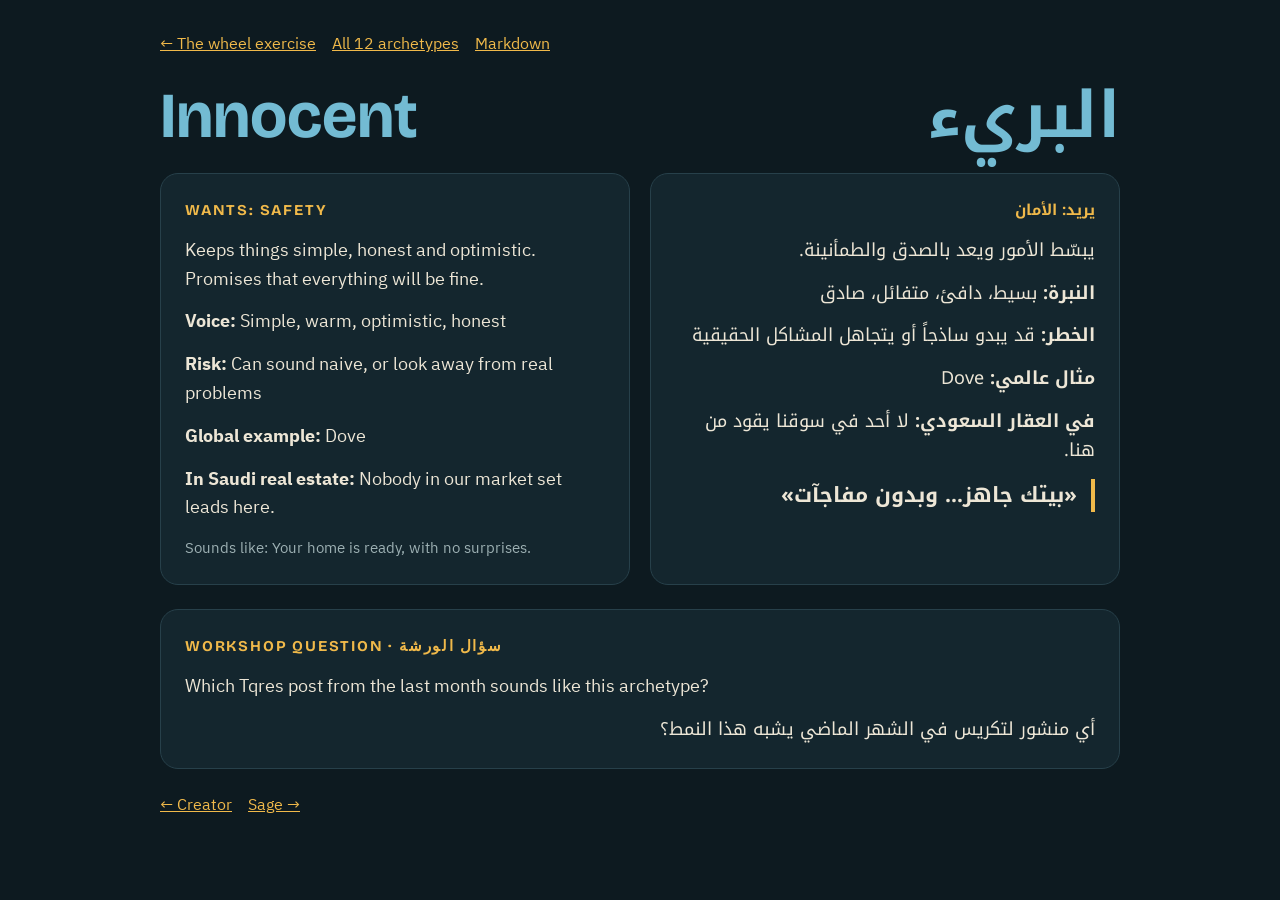
<file: archetypes/innocent.html>
<!DOCTYPE html>
<html lang="en"><head><meta charset="utf-8"><meta name="viewport" content="width=device-width, initial-scale=1"><title>Innocent · البريء</title><link rel="stylesheet" href="https://fonts.googleapis.com/css2?family=Bricolage+Grotesque:wght@400..800&family=IBM+Plex+Sans+Arabic:wght@400;600&family=Noto+Kufi+Arabic:wght@400..800&display=swap"><link rel="stylesheet" href="site.css"></head><body><main><div class="nav"><a href="../index.html">← The wheel exercise</a><a href="index.html">All 12 archetypes</a><a href="innocent.md">Markdown</a></div>
<div class="cols"><h1 style="color:hsl(195 52% 64%)">Innocent</h1><div class="ar"><h1 style="color:hsl(195 52% 64%)">البريء</h1></div></div>
<div class="cols">
<div class="card"><h2>Wants: Safety</h2><p>Keeps things simple, honest and optimistic. Promises that everything will be fine.</p><p><b>Voice:</b> Simple, warm, optimistic, honest</p><p><b>Risk:</b> Can sound naive, or look away from real problems</p><p><b>Global example:</b> Dove</p><p><b>In Saudi real estate:</b> Nobody in our market set leads here.</p><p class="muted">Sounds like: Your home is ready, with no surprises.</p></div>
<div class="card ar"><h2>يريد: الأمان</h2><p>يبسّط الأمور ويعد بالصدق والطمأنينة.</p><p><b>النبرة:</b> بسيط، دافئ، متفائل، صادق</p><p><b>الخطر:</b> قد يبدو ساذجاً أو يتجاهل المشاكل الحقيقية</p><p><b>مثال عالمي:</b> Dove</p><p><b>في العقار السعودي:</b> لا أحد في سوقنا يقود من هنا.</p><p class="say">«بيتك جاهز… وبدون مفاجآت»</p></div>
</div>
<div class="card"><h2>Workshop question · سؤال الورشة</h2><p>Which Tqres post from the last month sounds like this archetype?</p><p class="ar">أي منشور لتكريس في الشهر الماضي يشبه هذا النمط؟</p></div>
<div class="nav"><a href="creator.html">← Creator</a><a href="sage.html">Sage →</a></div></main></body></html>
</file>
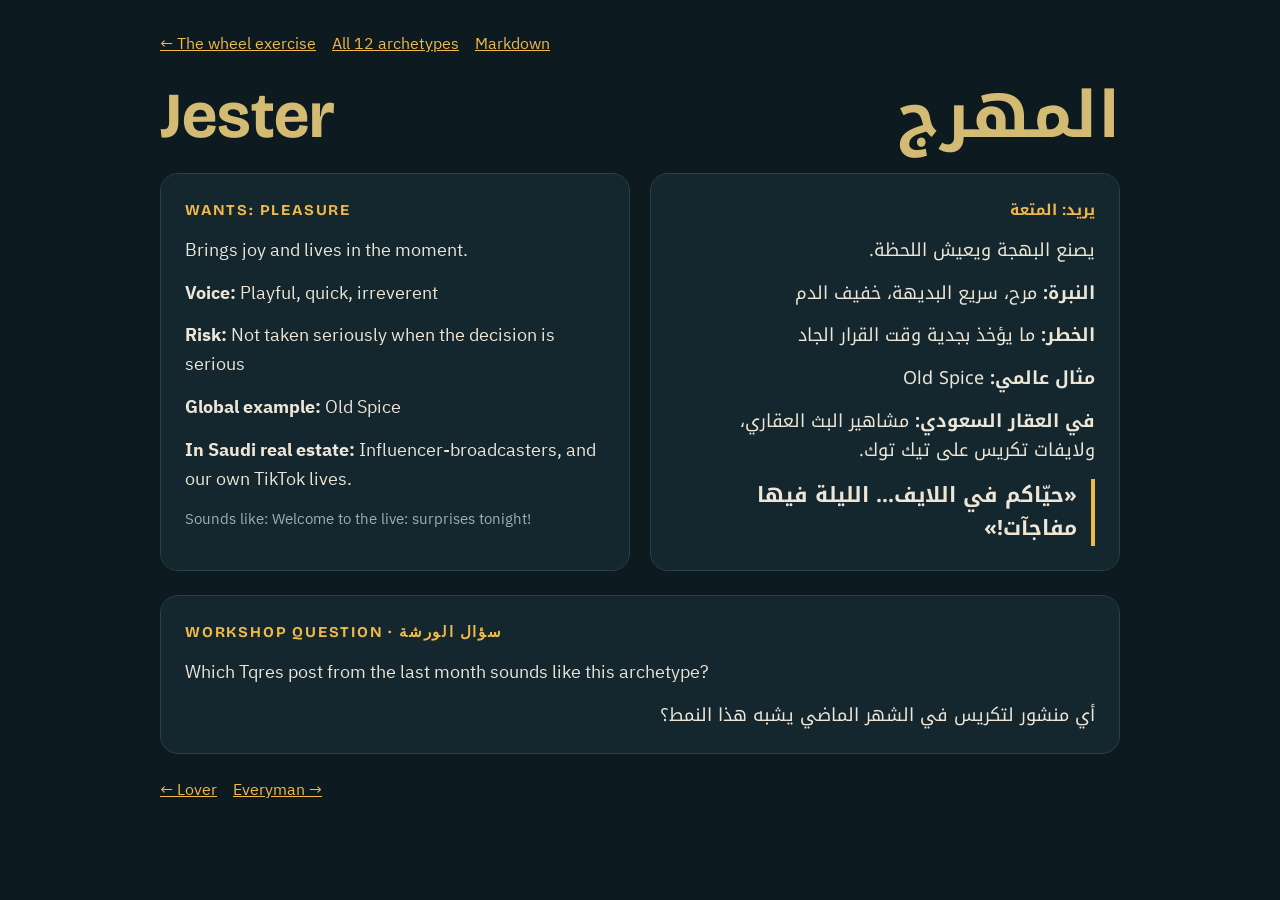
<file: archetypes/jester.html>
<!DOCTYPE html>
<html lang="en"><head><meta charset="utf-8"><meta name="viewport" content="width=device-width, initial-scale=1"><title>Jester · المهرج</title><link rel="stylesheet" href="https://fonts.googleapis.com/css2?family=Bricolage+Grotesque:wght@400..800&family=IBM+Plex+Sans+Arabic:wght@400;600&family=Noto+Kufi+Arabic:wght@400..800&display=swap"><link rel="stylesheet" href="site.css"></head><body><main><div class="nav"><a href="../index.html">← The wheel exercise</a><a href="index.html">All 12 archetypes</a><a href="jester.md">Markdown</a></div>
<div class="cols"><h1 style="color:hsl(45 52% 64%)">Jester</h1><div class="ar"><h1 style="color:hsl(45 52% 64%)">المهرج</h1></div></div>
<div class="cols">
<div class="card"><h2>Wants: Pleasure</h2><p>Brings joy and lives in the moment.</p><p><b>Voice:</b> Playful, quick, irreverent</p><p><b>Risk:</b> Not taken seriously when the decision is serious</p><p><b>Global example:</b> Old Spice</p><p><b>In Saudi real estate:</b> Influencer-broadcasters, and our own TikTok lives.</p><p class="muted">Sounds like: Welcome to the live: surprises tonight!</p></div>
<div class="card ar"><h2>يريد: المتعة</h2><p>يصنع البهجة ويعيش اللحظة.</p><p><b>النبرة:</b> مرح، سريع البديهة، خفيف الدم</p><p><b>الخطر:</b> ما يؤخذ بجدية وقت القرار الجاد</p><p><b>مثال عالمي:</b> Old Spice</p><p><b>في العقار السعودي:</b> مشاهير البث العقاري، ولايفات تكريس على تيك توك.</p><p class="say">«حيّاكم في اللايف… الليلة فيها مفاجآت!»</p></div>
</div>
<div class="card"><h2>Workshop question · سؤال الورشة</h2><p>Which Tqres post from the last month sounds like this archetype?</p><p class="ar">أي منشور لتكريس في الشهر الماضي يشبه هذا النمط؟</p></div>
<div class="nav"><a href="lover.html">← Lover</a><a href="everyman.html">Everyman →</a></div></main></body></html>
</file>
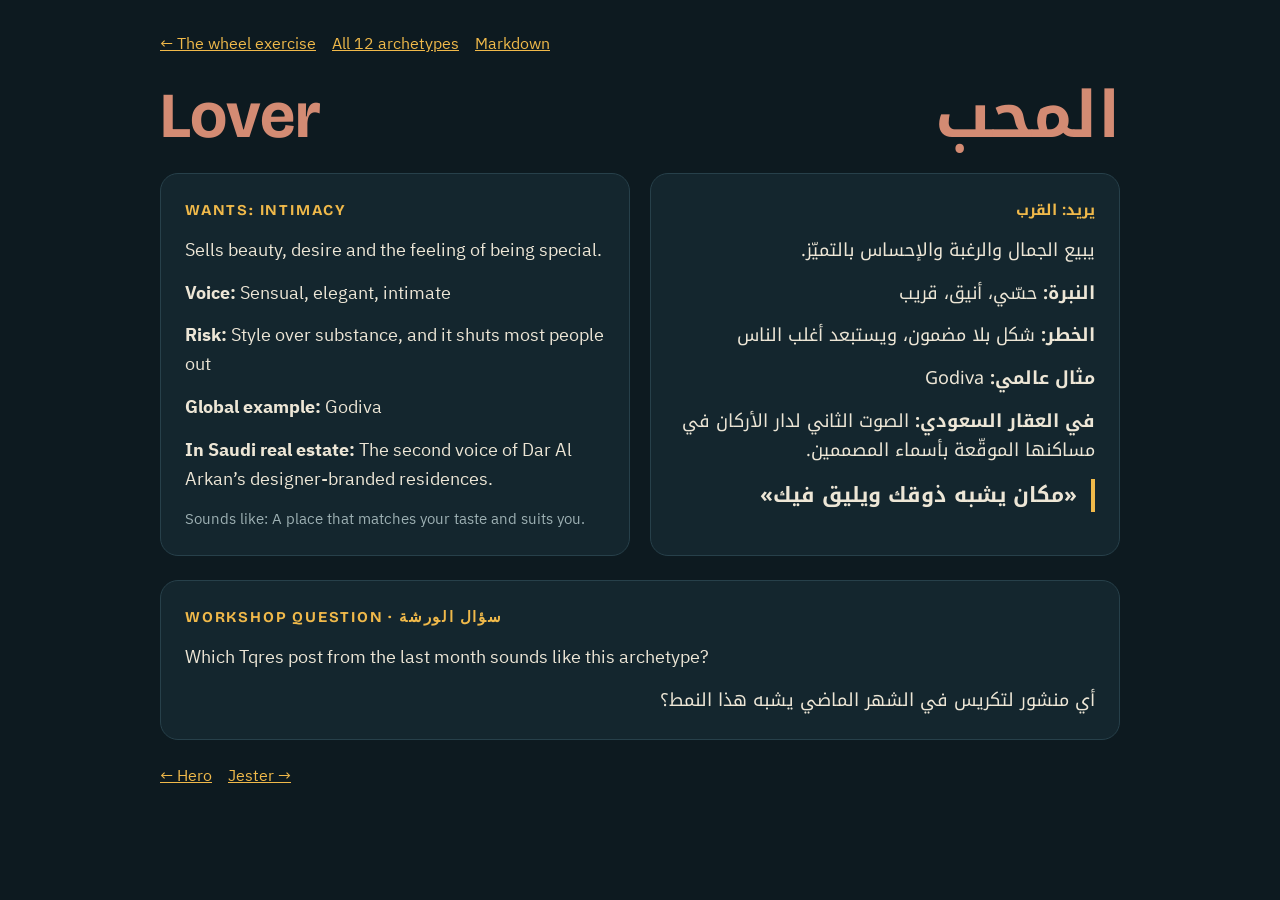
<file: archetypes/lover.html>
<!DOCTYPE html>
<html lang="en"><head><meta charset="utf-8"><meta name="viewport" content="width=device-width, initial-scale=1"><title>Lover · المحب</title><link rel="stylesheet" href="https://fonts.googleapis.com/css2?family=Bricolage+Grotesque:wght@400..800&family=IBM+Plex+Sans+Arabic:wght@400;600&family=Noto+Kufi+Arabic:wght@400..800&display=swap"><link rel="stylesheet" href="site.css"></head><body><main><div class="nav"><a href="../index.html">← The wheel exercise</a><a href="index.html">All 12 archetypes</a><a href="lover.md">Markdown</a></div>
<div class="cols"><h1 style="color:hsl(15 52% 64%)">Lover</h1><div class="ar"><h1 style="color:hsl(15 52% 64%)">المحب</h1></div></div>
<div class="cols">
<div class="card"><h2>Wants: Intimacy</h2><p>Sells beauty, desire and the feeling of being special.</p><p><b>Voice:</b> Sensual, elegant, intimate</p><p><b>Risk:</b> Style over substance, and it shuts most people out</p><p><b>Global example:</b> Godiva</p><p><b>In Saudi real estate:</b> The second voice of Dar Al Arkan’s designer-branded residences.</p><p class="muted">Sounds like: A place that matches your taste and suits you.</p></div>
<div class="card ar"><h2>يريد: القرب</h2><p>يبيع الجمال والرغبة والإحساس بالتميّز.</p><p><b>النبرة:</b> حسّي، أنيق، قريب</p><p><b>الخطر:</b> شكل بلا مضمون، ويستبعد أغلب الناس</p><p><b>مثال عالمي:</b> Godiva</p><p><b>في العقار السعودي:</b> الصوت الثاني لدار الأركان في مساكنها الموقّعة بأسماء المصممين.</p><p class="say">«مكان يشبه ذوقك ويليق فيك»</p></div>
</div>
<div class="card"><h2>Workshop question · سؤال الورشة</h2><p>Which Tqres post from the last month sounds like this archetype?</p><p class="ar">أي منشور لتكريس في الشهر الماضي يشبه هذا النمط؟</p></div>
<div class="nav"><a href="hero.html">← Hero</a><a href="jester.html">Jester →</a></div></main></body></html>
</file>
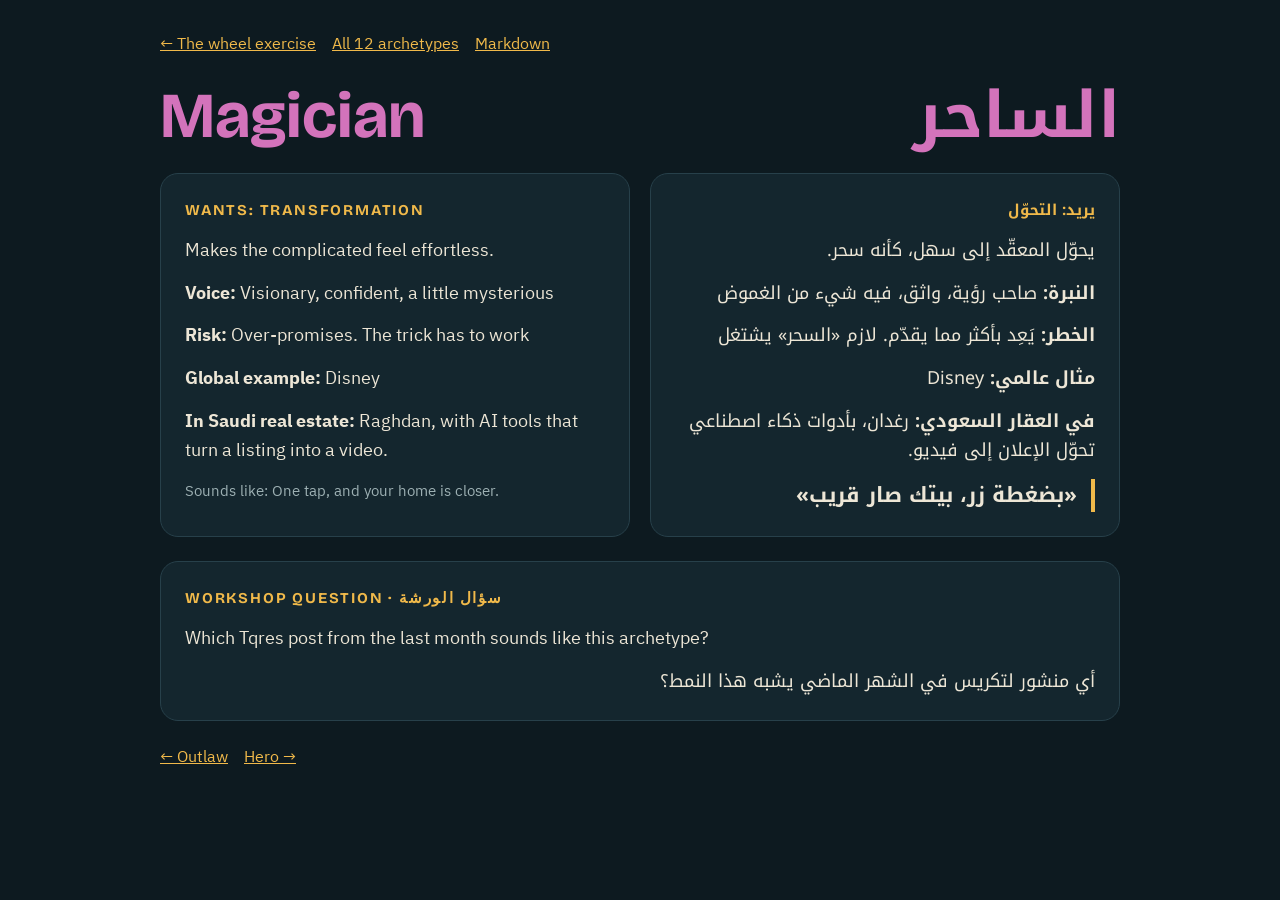
<file: archetypes/magician.html>
<!DOCTYPE html>
<html lang="en"><head><meta charset="utf-8"><meta name="viewport" content="width=device-width, initial-scale=1"><title>Magician · الساحر</title><link rel="stylesheet" href="https://fonts.googleapis.com/css2?family=Bricolage+Grotesque:wght@400..800&family=IBM+Plex+Sans+Arabic:wght@400;600&family=Noto+Kufi+Arabic:wght@400..800&display=swap"><link rel="stylesheet" href="site.css"></head><body><main><div class="nav"><a href="../index.html">← The wheel exercise</a><a href="index.html">All 12 archetypes</a><a href="magician.md">Markdown</a></div>
<div class="cols"><h1 style="color:hsl(315 52% 64%)">Magician</h1><div class="ar"><h1 style="color:hsl(315 52% 64%)">الساحر</h1></div></div>
<div class="cols">
<div class="card"><h2>Wants: Transformation</h2><p>Makes the complicated feel effortless.</p><p><b>Voice:</b> Visionary, confident, a little mysterious</p><p><b>Risk:</b> Over-promises. The trick has to work</p><p><b>Global example:</b> Disney</p><p><b>In Saudi real estate:</b> Raghdan, with AI tools that turn a listing into a video.</p><p class="muted">Sounds like: One tap, and your home is closer.</p></div>
<div class="card ar"><h2>يريد: التحوّل</h2><p>يحوّل المعقّد إلى سهل، كأنه سحر.</p><p><b>النبرة:</b> صاحب رؤية، واثق، فيه شيء من الغموض</p><p><b>الخطر:</b> يَعِد بأكثر مما يقدّم. لازم «السحر» يشتغل</p><p><b>مثال عالمي:</b> Disney</p><p><b>في العقار السعودي:</b> رغدان، بأدوات ذكاء اصطناعي تحوّل الإعلان إلى فيديو.</p><p class="say">«بضغطة زر، بيتك صار قريب»</p></div>
</div>
<div class="card"><h2>Workshop question · سؤال الورشة</h2><p>Which Tqres post from the last month sounds like this archetype?</p><p class="ar">أي منشور لتكريس في الشهر الماضي يشبه هذا النمط؟</p></div>
<div class="nav"><a href="outlaw.html">← Outlaw</a><a href="hero.html">Hero →</a></div></main></body></html>
</file>
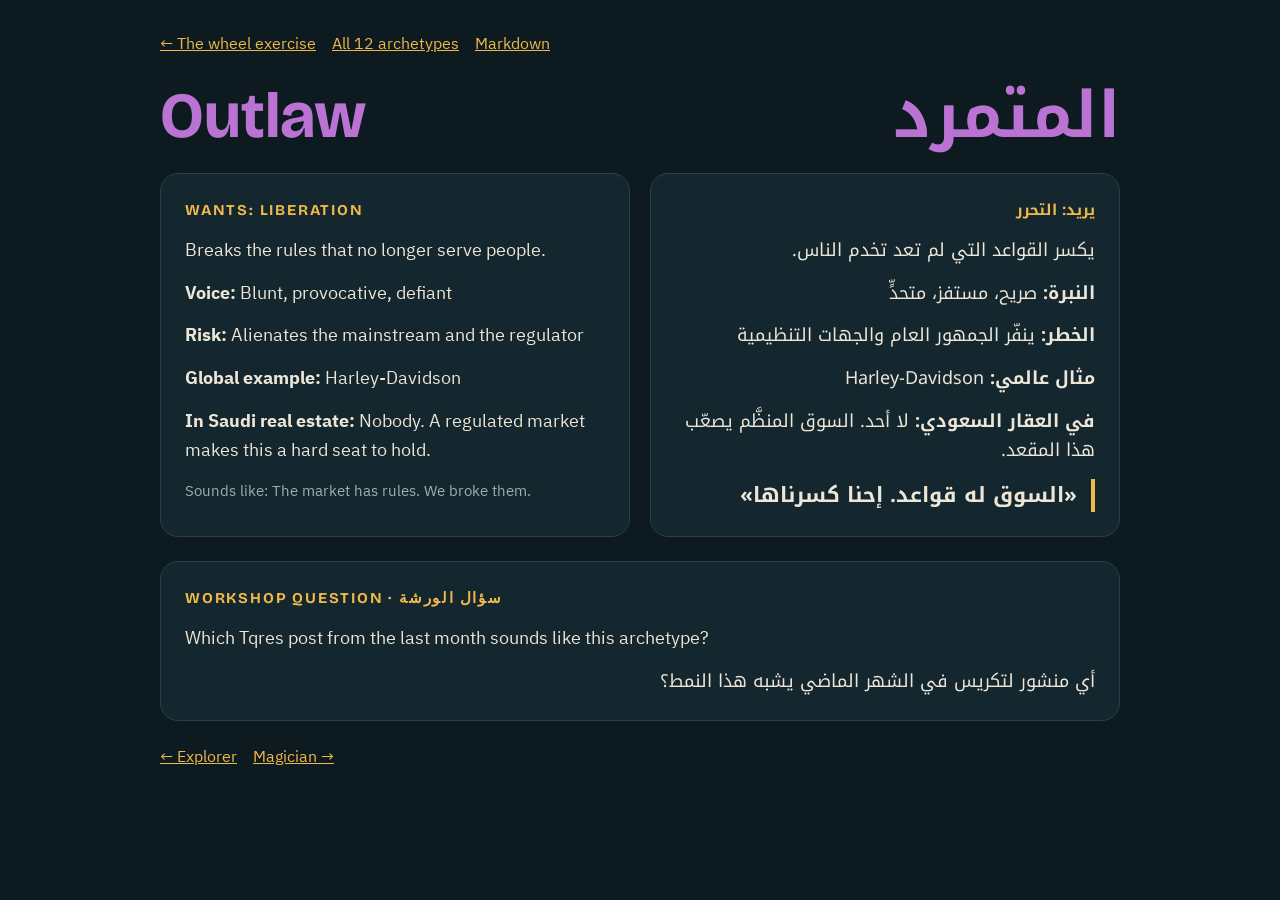
<file: archetypes/outlaw.html>
<!DOCTYPE html>
<html lang="en"><head><meta charset="utf-8"><meta name="viewport" content="width=device-width, initial-scale=1"><title>Outlaw · المتمرد</title><link rel="stylesheet" href="https://fonts.googleapis.com/css2?family=Bricolage+Grotesque:wght@400..800&family=IBM+Plex+Sans+Arabic:wght@400;600&family=Noto+Kufi+Arabic:wght@400..800&display=swap"><link rel="stylesheet" href="site.css"></head><body><main><div class="nav"><a href="../index.html">← The wheel exercise</a><a href="index.html">All 12 archetypes</a><a href="outlaw.md">Markdown</a></div>
<div class="cols"><h1 style="color:hsl(285 52% 64%)">Outlaw</h1><div class="ar"><h1 style="color:hsl(285 52% 64%)">المتمرد</h1></div></div>
<div class="cols">
<div class="card"><h2>Wants: Liberation</h2><p>Breaks the rules that no longer serve people.</p><p><b>Voice:</b> Blunt, provocative, defiant</p><p><b>Risk:</b> Alienates the mainstream and the regulator</p><p><b>Global example:</b> Harley-Davidson</p><p><b>In Saudi real estate:</b> Nobody. A regulated market makes this a hard seat to hold.</p><p class="muted">Sounds like: The market has rules. We broke them.</p></div>
<div class="card ar"><h2>يريد: التحرر</h2><p>يكسر القواعد التي لم تعد تخدم الناس.</p><p><b>النبرة:</b> صريح، مستفز، متحدٍّ</p><p><b>الخطر:</b> ينفّر الجمهور العام والجهات التنظيمية</p><p><b>مثال عالمي:</b> Harley-Davidson</p><p><b>في العقار السعودي:</b> لا أحد. السوق المنظَّم يصعّب هذا المقعد.</p><p class="say">«السوق له قواعد. إحنا كسرناها»</p></div>
</div>
<div class="card"><h2>Workshop question · سؤال الورشة</h2><p>Which Tqres post from the last month sounds like this archetype?</p><p class="ar">أي منشور لتكريس في الشهر الماضي يشبه هذا النمط؟</p></div>
<div class="nav"><a href="explorer.html">← Explorer</a><a href="magician.html">Magician →</a></div></main></body></html>
</file>
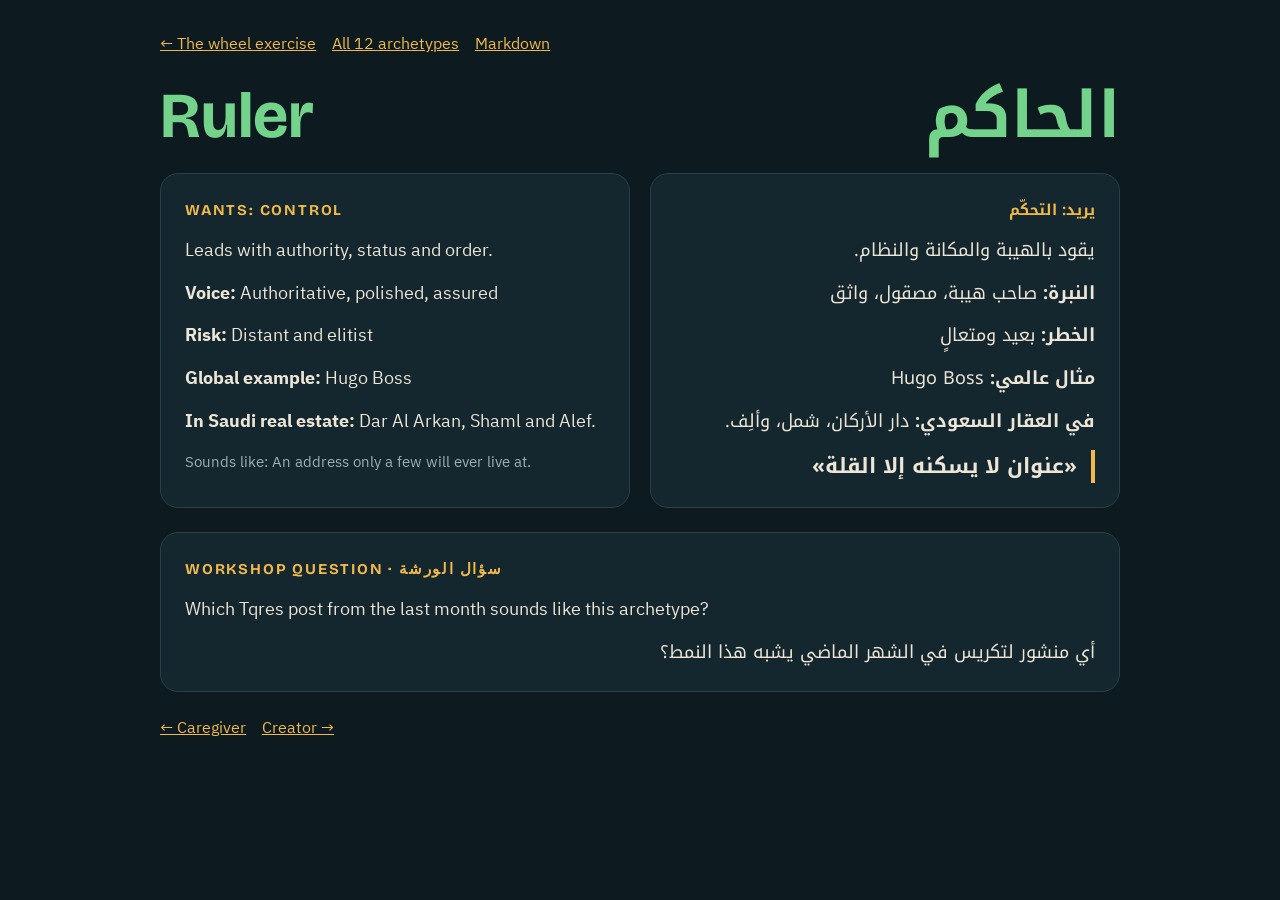
<file: archetypes/ruler.html>
<!DOCTYPE html>
<html lang="en"><head><meta charset="utf-8"><meta name="viewport" content="width=device-width, initial-scale=1"><title>Ruler · الحاكم</title><link rel="stylesheet" href="https://fonts.googleapis.com/css2?family=Bricolage+Grotesque:wght@400..800&family=IBM+Plex+Sans+Arabic:wght@400;600&family=Noto+Kufi+Arabic:wght@400..800&display=swap"><link rel="stylesheet" href="site.css"></head><body><main><div class="nav"><a href="../index.html">← The wheel exercise</a><a href="index.html">All 12 archetypes</a><a href="ruler.md">Markdown</a></div>
<div class="cols"><h1 style="color:hsl(135 52% 64%)">Ruler</h1><div class="ar"><h1 style="color:hsl(135 52% 64%)">الحاكم</h1></div></div>
<div class="cols">
<div class="card"><h2>Wants: Control</h2><p>Leads with authority, status and order.</p><p><b>Voice:</b> Authoritative, polished, assured</p><p><b>Risk:</b> Distant and elitist</p><p><b>Global example:</b> Hugo Boss</p><p><b>In Saudi real estate:</b> Dar Al Arkan, Shaml and Alef.</p><p class="muted">Sounds like: An address only a few will ever live at.</p></div>
<div class="card ar"><h2>يريد: التحكّم</h2><p>يقود بالهيبة والمكانة والنظام.</p><p><b>النبرة:</b> صاحب هيبة، مصقول، واثق</p><p><b>الخطر:</b> بعيد ومتعالٍ</p><p><b>مثال عالمي:</b> Hugo Boss</p><p><b>في العقار السعودي:</b> دار الأركان، شمل، وألِف.</p><p class="say">«عنوان لا يسكنه إلا القلة»</p></div>
</div>
<div class="card"><h2>Workshop question · سؤال الورشة</h2><p>Which Tqres post from the last month sounds like this archetype?</p><p class="ar">أي منشور لتكريس في الشهر الماضي يشبه هذا النمط؟</p></div>
<div class="nav"><a href="caregiver.html">← Caregiver</a><a href="creator.html">Creator →</a></div></main></body></html>
</file>
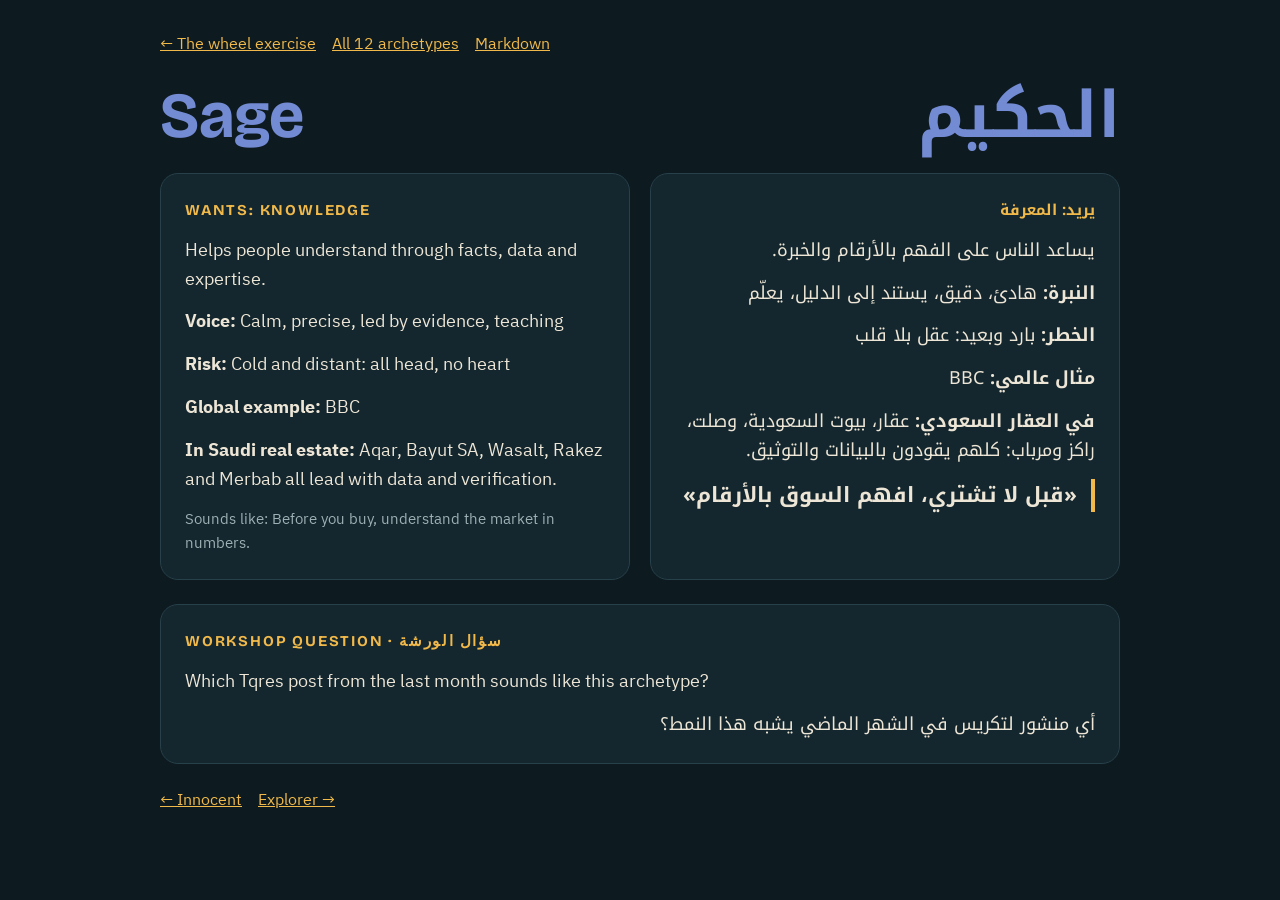
<file: archetypes/sage.html>
<!DOCTYPE html>
<html lang="en"><head><meta charset="utf-8"><meta name="viewport" content="width=device-width, initial-scale=1"><title>Sage · الحكيم</title><link rel="stylesheet" href="https://fonts.googleapis.com/css2?family=Bricolage+Grotesque:wght@400..800&family=IBM+Plex+Sans+Arabic:wght@400;600&family=Noto+Kufi+Arabic:wght@400..800&display=swap"><link rel="stylesheet" href="site.css"></head><body><main><div class="nav"><a href="../index.html">← The wheel exercise</a><a href="index.html">All 12 archetypes</a><a href="sage.md">Markdown</a></div>
<div class="cols"><h1 style="color:hsl(225 52% 64%)">Sage</h1><div class="ar"><h1 style="color:hsl(225 52% 64%)">الحكيم</h1></div></div>
<div class="cols">
<div class="card"><h2>Wants: Knowledge</h2><p>Helps people understand through facts, data and expertise.</p><p><b>Voice:</b> Calm, precise, led by evidence, teaching</p><p><b>Risk:</b> Cold and distant: all head, no heart</p><p><b>Global example:</b> BBC</p><p><b>In Saudi real estate:</b> Aqar, Bayut SA, Wasalt, Rakez and Merbab all lead with data and verification.</p><p class="muted">Sounds like: Before you buy, understand the market in numbers.</p></div>
<div class="card ar"><h2>يريد: المعرفة</h2><p>يساعد الناس على الفهم بالأرقام والخبرة.</p><p><b>النبرة:</b> هادئ، دقيق، يستند إلى الدليل، يعلّم</p><p><b>الخطر:</b> بارد وبعيد: عقل بلا قلب</p><p><b>مثال عالمي:</b> BBC</p><p><b>في العقار السعودي:</b> عقار، بيوت السعودية، وصلت، راكز ومرباب: كلهم يقودون بالبيانات والتوثيق.</p><p class="say">«قبل لا تشتري، افهم السوق بالأرقام»</p></div>
</div>
<div class="card"><h2>Workshop question · سؤال الورشة</h2><p>Which Tqres post from the last month sounds like this archetype?</p><p class="ar">أي منشور لتكريس في الشهر الماضي يشبه هذا النمط؟</p></div>
<div class="nav"><a href="innocent.html">← Innocent</a><a href="explorer.html">Explorer →</a></div></main></body></html>
</file>
<file: archetypes/site.css>
:root{--ink:#0D1A20;--panel:#14262E;--line:#27404A;--text:#EDE6D6;--muted:#9DB0B3;--gold:#F0B94A;color-scheme:dark}
*{box-sizing:border-box}body{margin:0;background:var(--ink);color:var(--text);font-family:'IBM Plex Sans Arabic',Tahoma,sans-serif;font-size:18px;line-height:1.6}
main{max-width:1000px;margin:0 auto;padding:32px 20px 64px;display:flex;flex-direction:column;gap:24px}
a{color:var(--gold)}h1{font-family:'Bricolage Grotesque','Trebuchet MS',sans-serif;font-size:clamp(36px,6vw,64px);line-height:1.05;margin:0}
h2{font-family:'Bricolage Grotesque','Trebuchet MS',sans-serif;font-size:15px;letter-spacing:.12em;text-transform:uppercase;color:var(--gold);margin:0}
.ar{direction:rtl;text-align:right;font-family:'Noto Kufi Arabic',Tahoma,sans-serif}.ar h1,.ar h2{font-family:inherit;letter-spacing:0}
.cols{display:grid;grid-template-columns:1fr 1fr;gap:20px}.card{background:var(--panel);border:1px solid var(--line);border-radius:18px;padding:24px;display:flex;flex-direction:column;gap:14px}
.card p{margin:0}.say{border-inline-start:4px solid var(--gold);padding-inline-start:14px;font-weight:700;font-size:21px}
.grid{display:grid;grid-template-columns:repeat(auto-fill,minmax(210px,1fr));gap:12px}.grid a{text-decoration:none;color:var(--ink);border-radius:14px;padding:16px;display:flex;flex-direction:column;font-weight:700}
.grid a span{font-family:'Noto Kufi Arabic',Tahoma,sans-serif}.nav{display:flex;gap:16px;flex-wrap:wrap;font-size:16px}.muted{color:var(--muted);font-size:15px}
@media(max-width:720px){.cols{grid-template-columns:1fr}}
</file>
